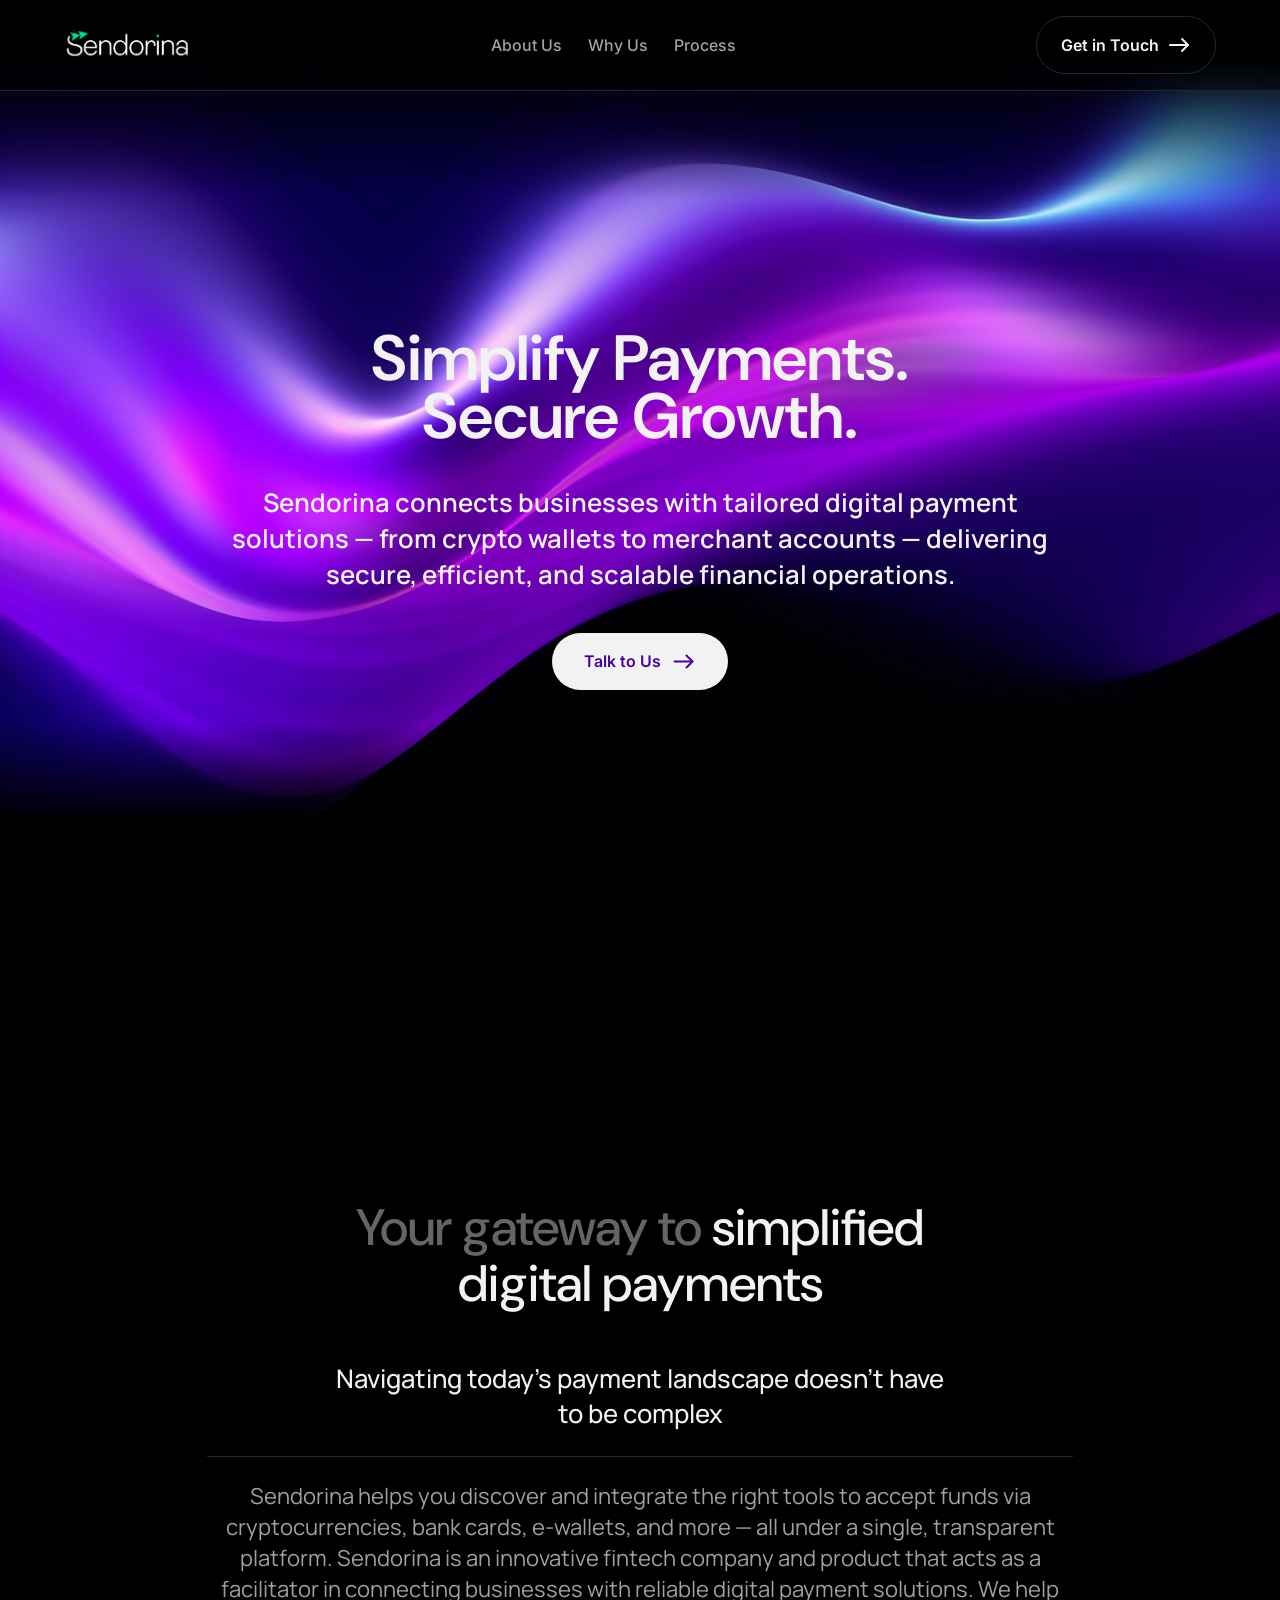
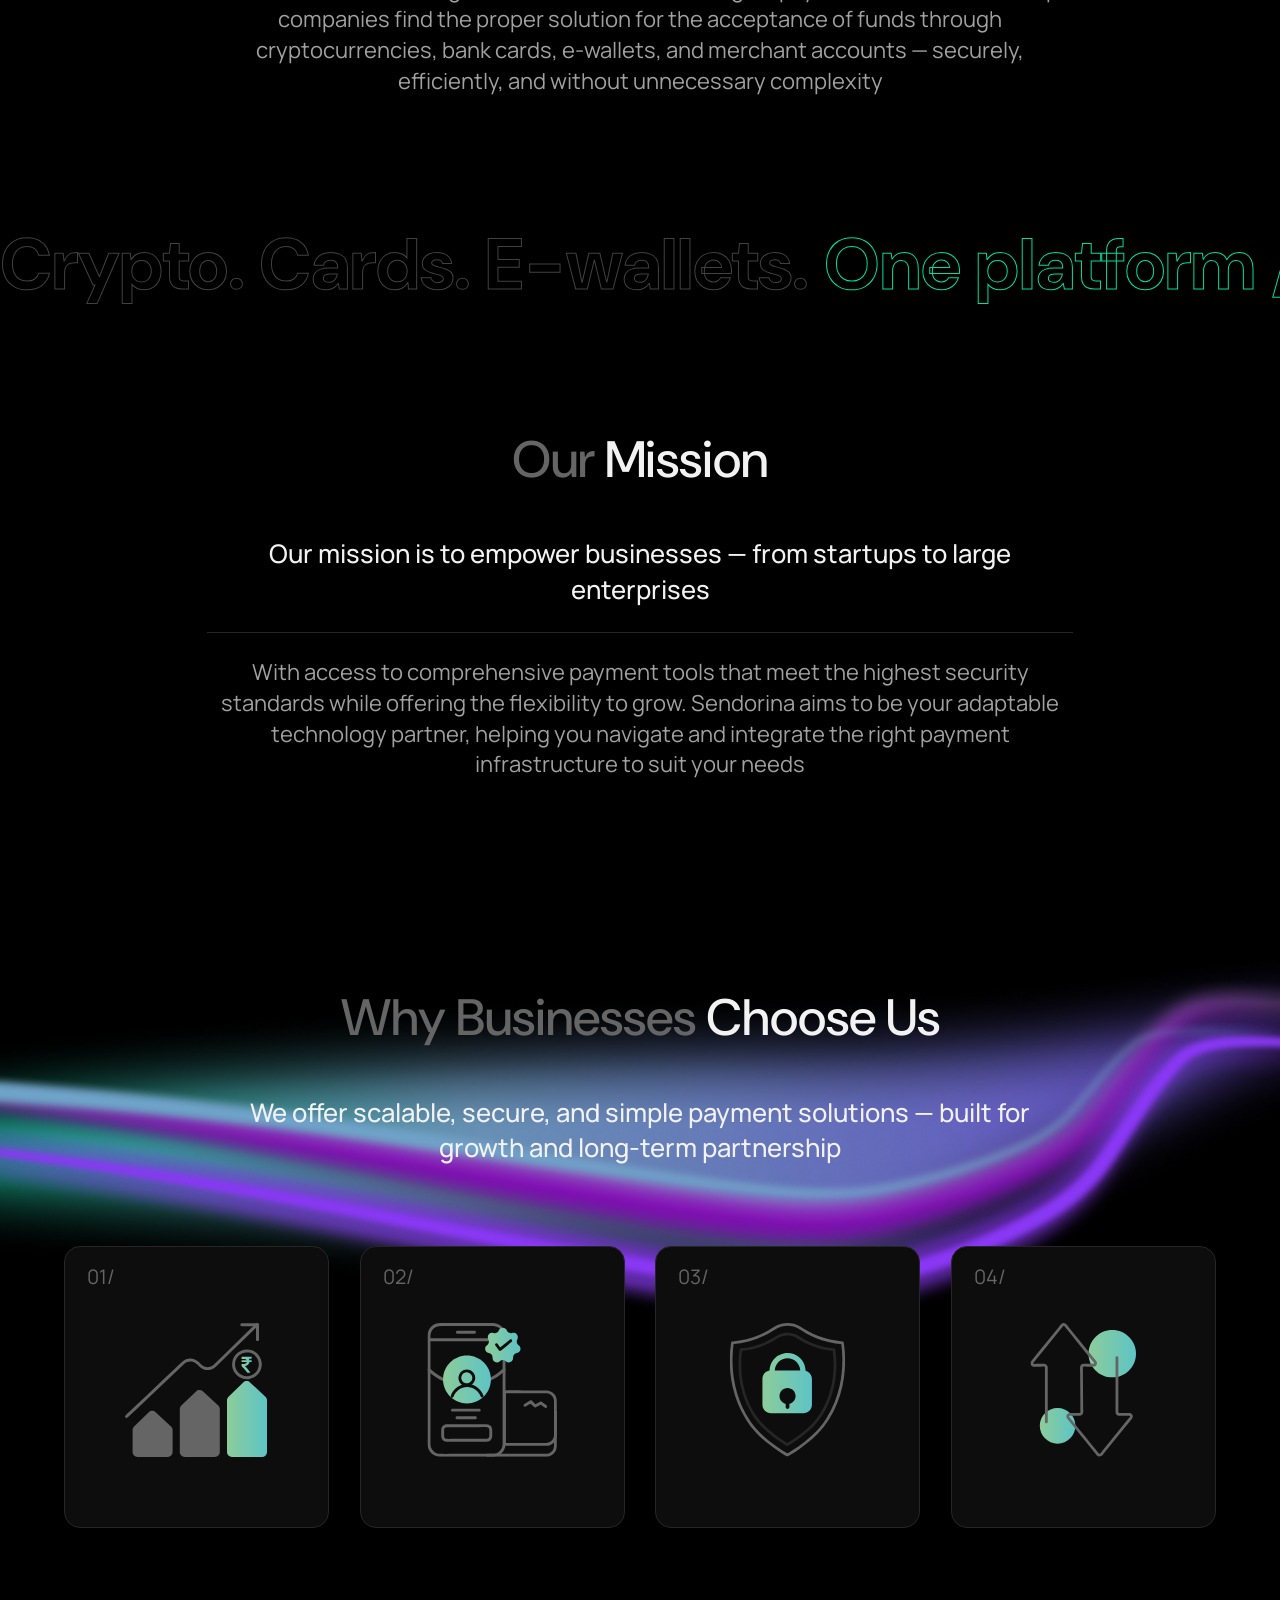
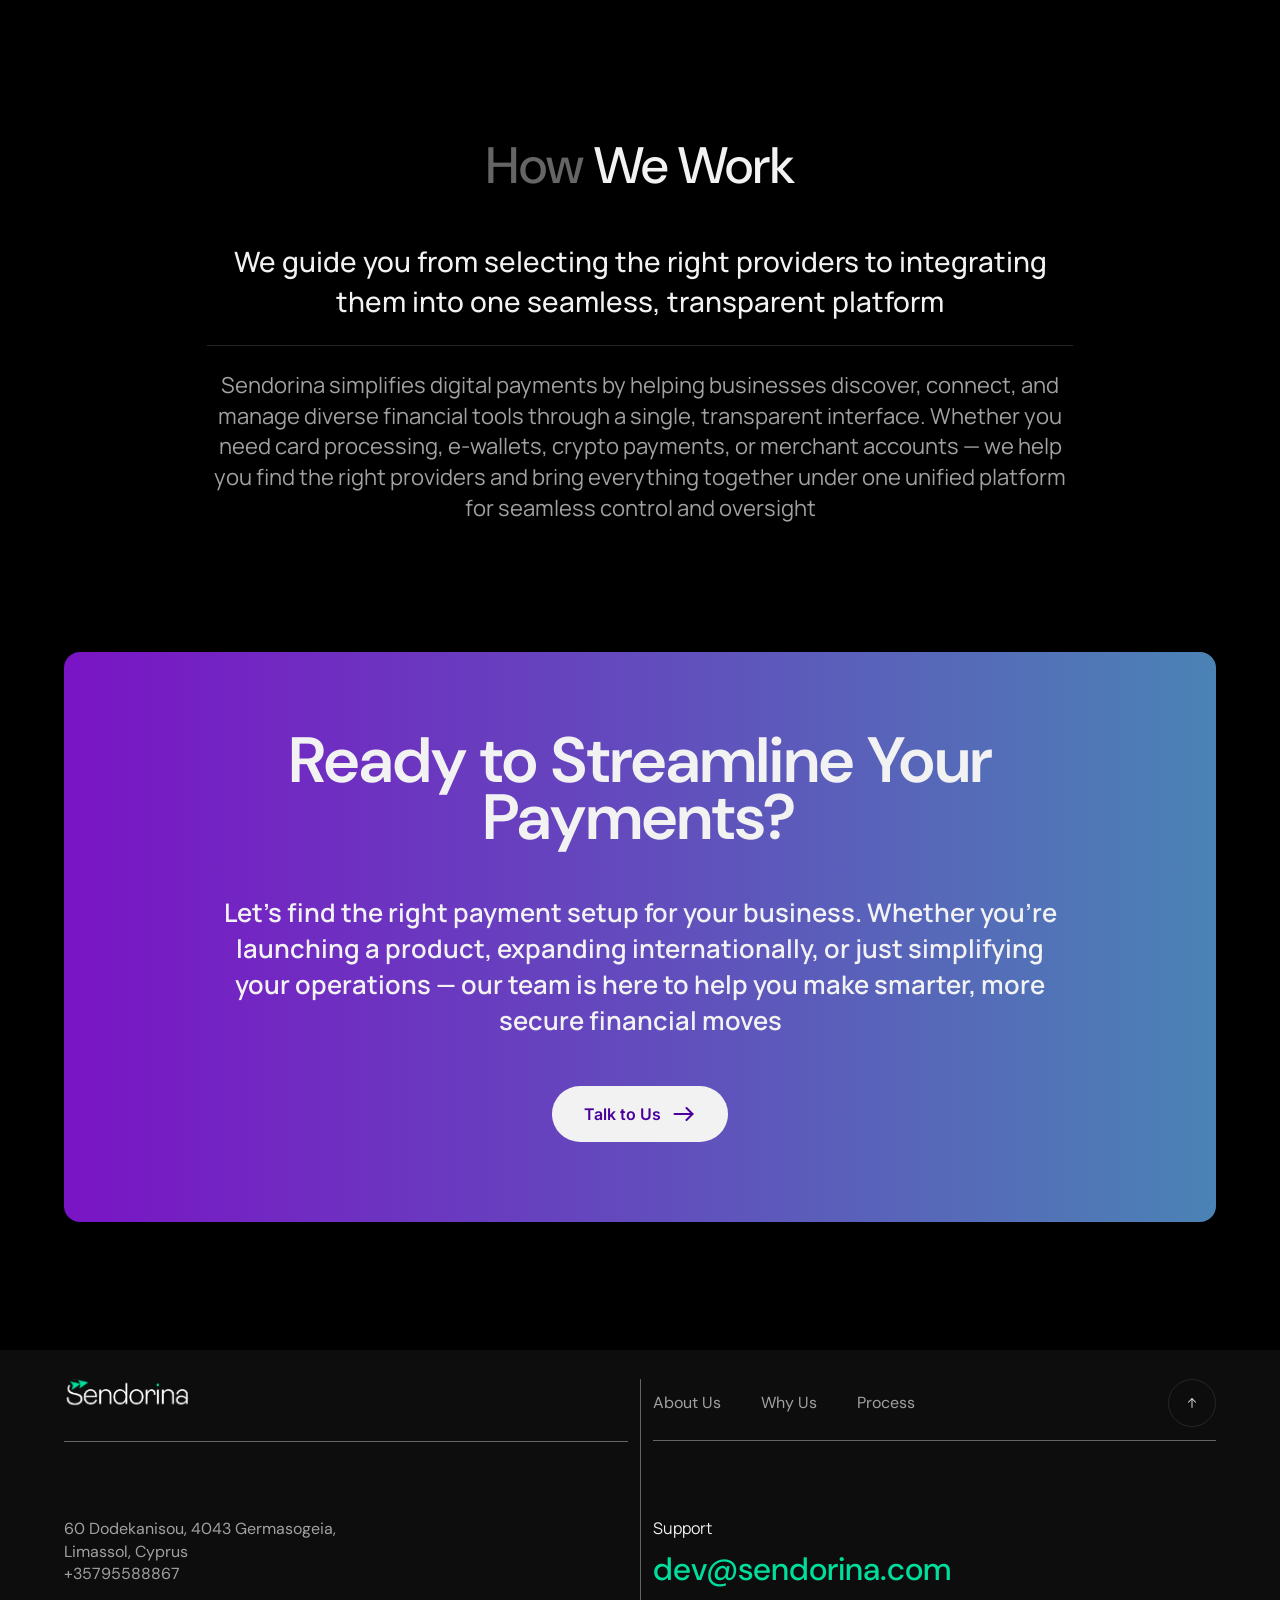
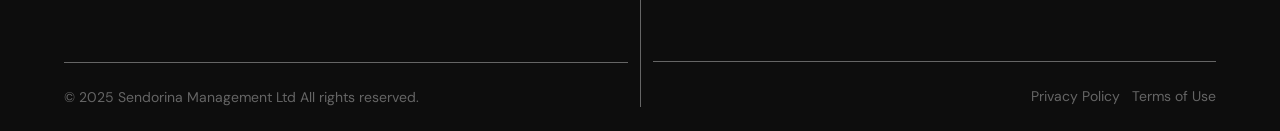
<file: index.html>
<!DOCTYPE html>
<html lang="en">
<head>
  <meta charset="UTF-8">
  <link rel="icon" type="image/x-icon" href="./src/images/favicon.svg"/>
  <meta http-equiv="X-UA-Compatible" content="IE=edge">
  <meta name="viewport" content="width=device-width, initial-scale=1.0">
  <title>Sendorina</title>
  <link rel="stylesheet" href="./src/scss/main.css" />
  <link rel="preconnect" href="https://fonts.googleapis.com">
  <link rel="preconnect" href="https://fonts.gstatic.com" crossorigin>
  <link href="https://fonts.googleapis.com/css2?family=DM+Sans:ital,opsz,wght@0,9..40,100..1000;1,9..40,100..1000&family=Inter:ital,opsz,wght@0,14..32,100..900;1,14..32,100..900&family=Manrope:wght@200..800&display=swap" rel="stylesheet">
</head>
<body>
  <header class="header">
    <div class="menu-overlay"></div>
    <div class="container">
      <div class="header-inner">
        <div class="header-logo">
          <a href="/"
            ><img
              src="./src/images/logo.svg"
              width="127"
              height="27"
              alt="Logo"
          /></a>
        </div>
        <div class="header-logo-mobile">
          <a href="/"
            ><img
              src="./src/images/logo.svg"
              width="127"
              height="27"
              alt="Logo"
          /></a>
        </div>

        <div class="burger">
          <img src="./src/images/burger.svg" alt="">
        </div>

        <div class="header-menu">
          <div class="burger-close">
            <svg xmlns="http://www.w3.org/2000/svg" width="24" height="24" viewBox="0 0 24 24" fill="none">
              <path d="M6.4 19L5 17.6L10.6 12L5 6.4L6.4 5L12 10.6L17.6 5L19 6.4L13.4 12L19 17.6L17.6 19L12 13.4L6.4 19Z" fill="#5C5A5B"/>
            </svg>
          </div>
          <a href="#about" class="header-link">About Us </a>
          <a href="#why" class="header-link">Why Us</a>
          <a href="#process" class="header-link">Process</a>

        </div>

        <div class="header-buttons mobile-visible">
          <button class="header-button">Get in Touch
            <div class="header-button-icon">
              <svg xmlns="http://www.w3.org/2000/svg" width="24" height="24" viewBox="0 0 24 24" fill="none">
                <path d="M21 12H3" stroke="#F2F2F2" stroke-width="2" stroke-linecap="round" stroke-linejoin="round"/>
                <path d="M15 6L21 12L15 18" stroke="#F2F2F2" stroke-width="2" stroke-linecap="round" stroke-linejoin="round"/>
              </svg>
            </div>
          </button>
        </div>
      </div>
    </div>
  </header>

  <div class="popup-overlay" id="popup">
    <div class="popup">
      <div class="popup-inner">
        <div class="popup-context">
          <h3><span class="grey">Let’s</span> Talk</h3>
          <p> Have a question? We’ll get back to you shortly</p>
        </div>

        <form class="popup-form" id="joinForm">
          <input
            type="text"
            id="name"
            placeholder="Your Name"
            required
          />

          <input
            type="email"
            id="email"
            placeholder="Your E-Mail"
            required
          />
          <textarea name="message" placeholder="Message" required></textarea>
          <div class="popup-wrapper">
            <button type="popup" class="popup-btn">
              Send
              <svg xmlns="http://www.w3.org/2000/svg" width="24" height="24" viewBox="0 0 24 24" fill="none">
                <path d="M21 12H3" stroke="#49009E" stroke-width="2" stroke-linecap="round" stroke-linejoin="round"/>
                <path d="M15 6L21 12L15 18" stroke="#49009E" stroke-width="2" stroke-linecap="round" stroke-linejoin="round"/>
              </svg>
            </button>
          </div>
        </form>
        <div class="popup-info">
          <p> Prefer to email? Reach us at contact</p>
          <p class="email">dev@sendorina.com</p>
        </div>
      </div>

      <span class="close-popup">&times;</span>
    </div>
  </div>

  <section id="top" class="hero">
    <img class="hero-bg" src="./src/images/hero-bg.png" alt="" />
    <img class="hero-bg-mobile" src="./src/images/hero-bg-mobile.png" alt="">
    <!-- <div class="hero-overlay-bottom"></div> -->
    <div class="container">
      <div class="hero-inner">
        <h1 class="hero-title">Simplify Payments. <br>Secure Growth.</h1>
        <p class="hero-text">Sendorina connects businesses with tailored digital payment solutions — from crypto wallets to merchant accounts — delivering secure, efficient, and scalable financial operations.</p>
        <button class="hero-btn">Talk to Us
          <svg xmlns="http://www.w3.org/2000/svg" width="25" height="25" viewBox="0 0 25 25" fill="none">
            <path d="M21.5 12.5H3.5" stroke="#49009E" stroke-width="2" stroke-linecap="round" stroke-linejoin="round"/>
            <path d="M15.5 6.5L21.5 12.5L15.5 18.5" stroke="#49009E" stroke-width="2" stroke-linecap="round" stroke-linejoin="round"/>
          </svg>
        </button>
      </div>
    </div>
  </section>

  <section id="about" class="pay">
    <div class="container">
      <div class="pay-inner">
        <h2 class="pay-title"><span class="grey">Your gateway to</span> simplified <br> digital payments</h2>
        <p class="pay-suptitle">Navigating today’s payment landscape doesn’t have <br> to be complex</p>
        <p class="pay-text">Sendorina helps you discover and integrate the right tools to accept funds via cryptocurrencies, bank cards, e-wallets, and more — all under a single, transparent platform. Sendorina is an innovative fintech company and product that acts as a facilitator in connecting businesses with reliable digital payment solutions. We help companies find the proper solution for the acceptance of funds through cryptocurrencies, bank cards, e-wallets, and merchant accounts — securely, efficiently, and without unnecessary complexity</p>
      </div>
    </div>
  </section>

  <div class="marquee">
    <div class="marquee-inner">
      <span>Crypto. Cards. E-wallets. <strong>One platform /</strong></span>
      <span>Crypto. Cards. E-wallets. <strong>One platform /</strong></span>
      <span>Crypto. Cards. E-wallets. <strong>One platform /</strong></span>
      <span>Crypto. Cards. E-wallets. <strong>One platform /</strong></span>
    </div>
  </div>

  <section class="mission">
    <div class="container">
      <div class="mission-inner">
        <h2 class="mission-title"><span class="grey">Our</span> Mission</h2>
        <p class="mission-suptitle">Our mission is to empower businesses — from startups to large <br> enterprises</p>
        <p class="mission-text">With access to comprehensive payment tools that meet the highest security standards while offering the flexibility to grow. Sendorina aims to be your adaptable technology partner, helping you navigate and integrate the right payment infrastructure to suit your needs</p>
      </div>
    </div>
  </section>  

  <section id="why" class="why">
    <img class="why-bg" src="./src/images/why-bg.png" alt="">
    <img class="why-bg-mobile" src="./src/images/why-bg-mobile.png" alt="">
    <div class="container">
        <div class="why-content">
          <h3 class="why-title"> <span class="grey">Why Businesses</span> Choose Us</h3>
          <p class="why-text">We offer scalable, secure, and simple payment solutions — built for <br> growth and long-term partnership</p>
        </div>

        <div class="why-list">
          <div class="why-item">
            <img class="why-mobile" src="./src/images/why-icon1.svg" width="64" height="64" alt="">
            <div class="why-item-block">
              <p class="why-item-num">01/</p>
              <p class="why-item-title">Scalability</p>
            </div>
            <div class="why-item-icon">
              <img src="./src/images/why-icon1.svg" width="143" height="134" alt="">
            </div>
            <p class="why-item-text">As you grow, your payment ecosystem scales with you</p>
          </div>

          <div class="why-item">
            <img class="why-mobile" src="./src/images/why-icon2.svg" width="64" height="64" alt="">
            <div class="why-item-block">
              <p class="why-item-num">02/</p>
              <p class="why-item-title">Simplicity</p>
            </div>
            <div class="why-item-icon">
              <img src="./src/images/why-icon2.svg" width="143" height="134" alt="">
            </div>
            <p class="why-item-text">Easy onboarding and integration with third-party services</p>
          </div>

          <div class="why-item">
            <img class="why-mobile" src="./src/images/why-icon3.svg" width="64" height="64" alt="">
            <div class="why-item-block">
              <p class="why-item-num">03/</p>
              <p class="why-item-title">Security</p>
            </div>
            <div class="why-item-icon">
              <img src="./src/images/why-icon3.svg" width="143" height="134" alt="">
            </div>
            <p class="why-item-text">All solutions adhere to strict standards and certifications</p>
          </div>

          <div class="why-item">
            <img class="why-mobile" src="./src/images/why-icon4.svg" width="64" height="64" alt="">
            <div class="why-item-block">
              <p class="why-item-num">04/</p>
              <p class="why-item-title">Partnership</p>
            </div>
            <div class="why-item-icon">
              <img src="./src/images/why-icon4.svg" width="143" height="134" alt="">
            </div>
            <p class="why-item-text">More than just a service — a long-term collaboration</p>
          </div>
        </div>
    </div>
  </section>

  <section id="process" class="work">
    <div class="container">
      <div class="work-inner">
        <h2 class="work-title"><span class="grey">How</span> We Work</h2>
        <p class="work-suptitle">We guide you from selecting the right providers to integrating <br> them into one seamless, transparent platform</p>
        <p class="work-text">Sendorina simplifies digital payments by helping businesses discover, connect, and manage diverse financial tools through a single, transparent interface. Whether you need card processing, e-wallets, crypto payments, or merchant accounts — we help you find the right providers and bring everything together under one unified platform for seamless control and oversight</p>
      </div>
    </div>
  </section>

  <section class="contacts">
    <div class="container">
      <div class="contacts-inner">
        <!-- <img class="contacts-bg" src="./src/images/Gradient.png" alt=""> -->
        <h3 class="contacts-title">Ready to Streamline Your Payments?</h3>
        <p class="contacts-text">Let’s find the right payment setup for your business. Whether you're launching a product, expanding internationally, or just simplifying your operations — our team is here to help you make smarter, more secure financial moves</p>
        <button class="button">Talk to Us
          <svg xmlns="http://www.w3.org/2000/svg" width="25" height="24" viewBox="0 0 25 24" fill="none">
            <path d="M21.5 12H3.5" stroke="#49009E" stroke-width="2" stroke-linecap="round" stroke-linejoin="round"/>
            <path d="M15.5 6L21.5 12L15.5 18" stroke="#49009E" stroke-width="2" stroke-linecap="round" stroke-linejoin="round"/>
          </svg>
        </button>
      </div>
    </div>
  </section>

  <footer class="footer">
    <div class="container">
      <div class="footer-inner">
        <div class="footer-left">
          <div class="footer-img">
            <img src="./src/images/logo.svg" width="127" height="27" alt="" class="footer-logo">
          </div>
          <div class="footer-info">
            <p>60 Dodekanisou, 4043 Germasogeia, <br> 
              Limassol, Cyprus</p>
            <p>+35795588867</p>
          </div>
          <div class="footer-copyright">© 2025 Sendorina Management Ltd All rights reserved.</div>
        </div>
        
        <div class="footer-right">
          <div class="footer-block">
            <div class="footer-menu">
              <a href="#about">About Us</a>
              <a href="#why">Why Us</a>
              <a href="#process">Process</a>
            </div>
            <a href="#top" class="footer-top">
              <svg xmlns="http://www.w3.org/2000/svg" width="24" height="24" viewBox="0 0 24 24" fill="none">
                <path fill-rule="evenodd" clip-rule="evenodd" d="M11.25 20.25L11.25 4.34976L12.75 4.34976L12.75 20.25L11.25 20.25Z" fill="#F2F2F2"/>
                <path fill-rule="evenodd" clip-rule="evenodd" d="M18.0221 11.6104L11.9993 5.5626L5.97759 11.6104L4.91465 10.552L11.9993 3.43679L19.085 10.5519L18.0221 11.6104Z" fill="#F2F2F2"/>
              </svg>
            </a>
          </div>
          <div class="footer-mail">
            <p class="footer-sup">Support</p>
            <p class="footer-email">dev@sendorina.com</p>
          </div>
          <div class="footer-policy">
            <a href="./src/politic.html">Privacy Policy</a>
            <a href="./src/terms.html">Terms of Use</a>
          </div>
        </div>
      </div>

      <div class="footer-mobile">
        <div class="footer-mobile-img">
          <img src="./src/images/logo.svg" width="127" height="27" alt="">
        </div>
        <div class="footer-menu-mobile">
          <a href="#about">About Us</a>
          <a href="#why">Why Us</a>
          <a href="#process">Process</a>
        </div>
        <div class="footer-mail-mobile">
          <p class="footer-sup">Support</p>
          <p class="footer-email">dev@sendorina.com</p>
        </div>
        <div class="footer-info-mobile">
          <p>60 Dodekanisou, 4043 Germasogeia, <br> 
            Limassol, Cyprus</p>
          <p>+35795588867</p>
        </div>
        <div class="footer-policy-mobile">
          <a href="./src/politic.html">Privacy Policy</a>
          <a href="./src/terms.html">Terms of Use</a>
        </div>
        <div class="footer-copyright-mobile">© 2025 Sendorina Management Ltd All rights reserved.</div>
      </div>
    </div>
  </footer>

  <script type="module" src="./src/main.js"></script>
</body>
</html>
</file>
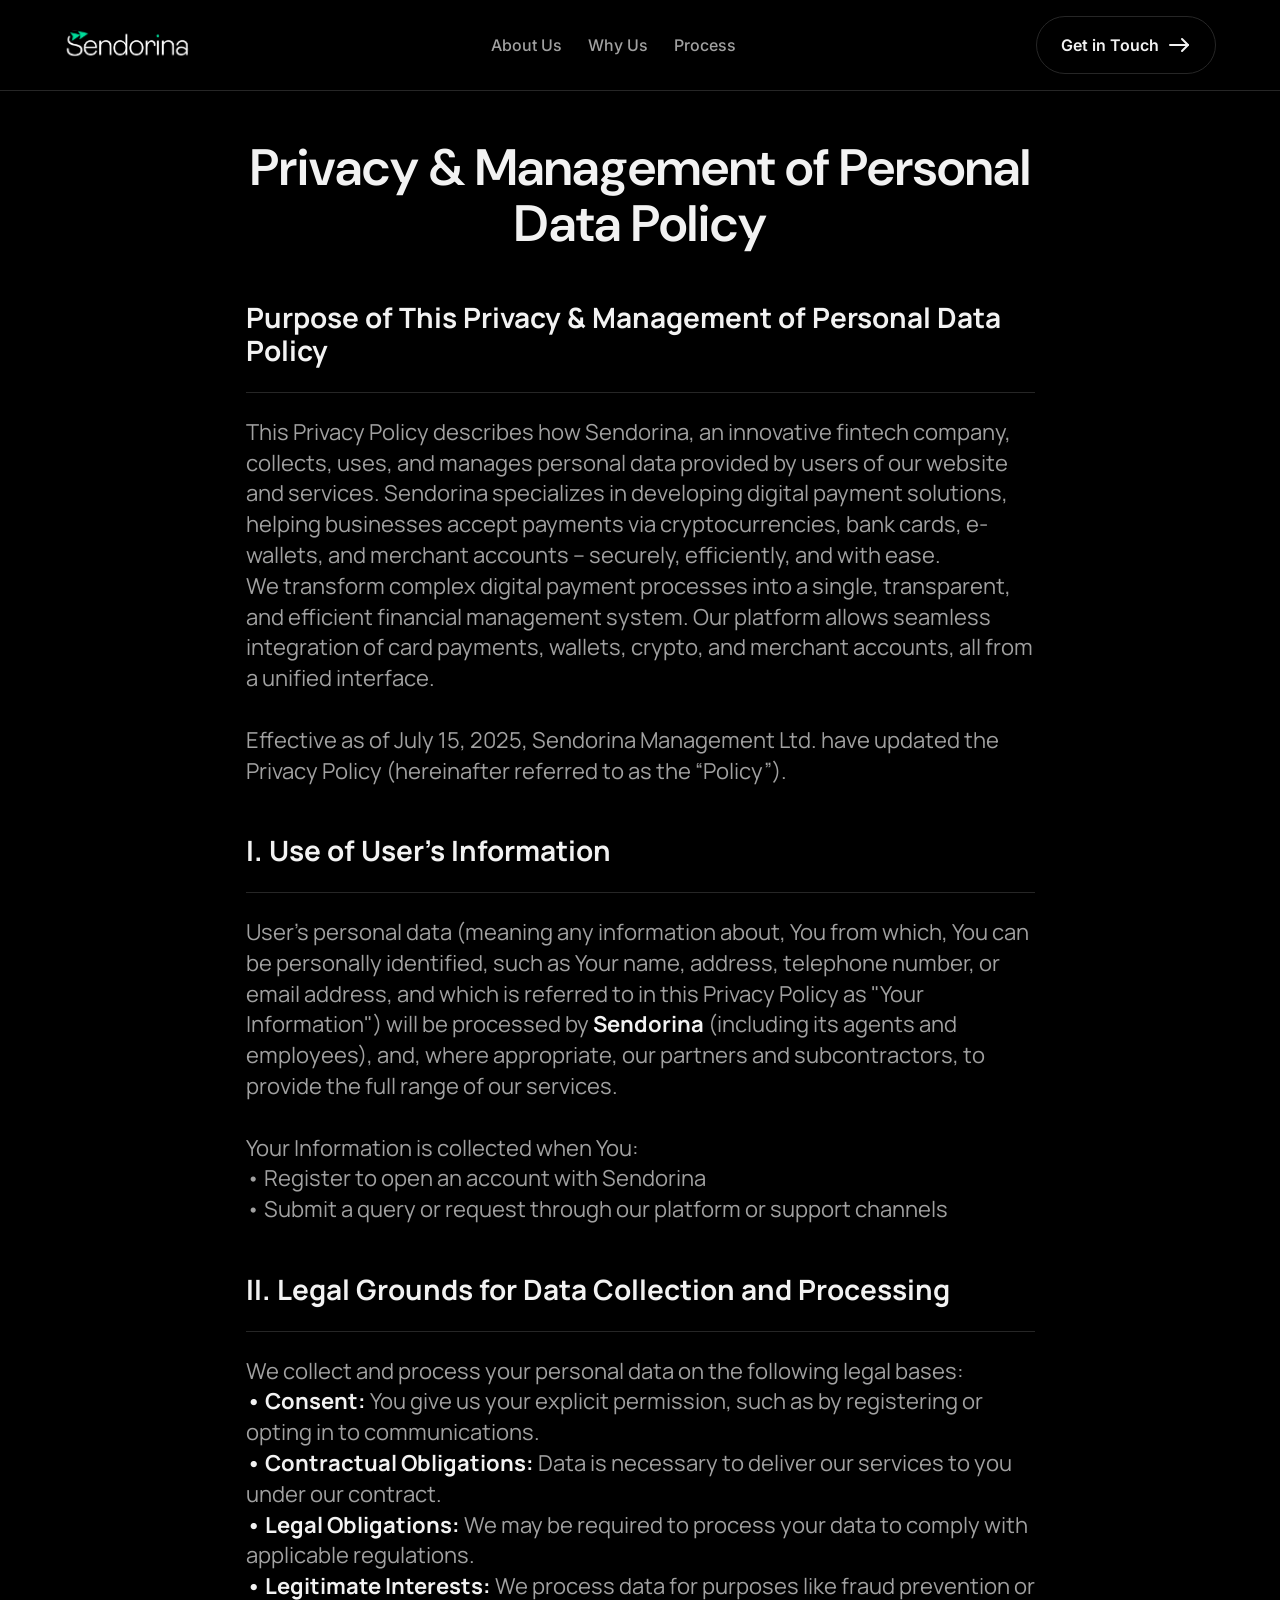
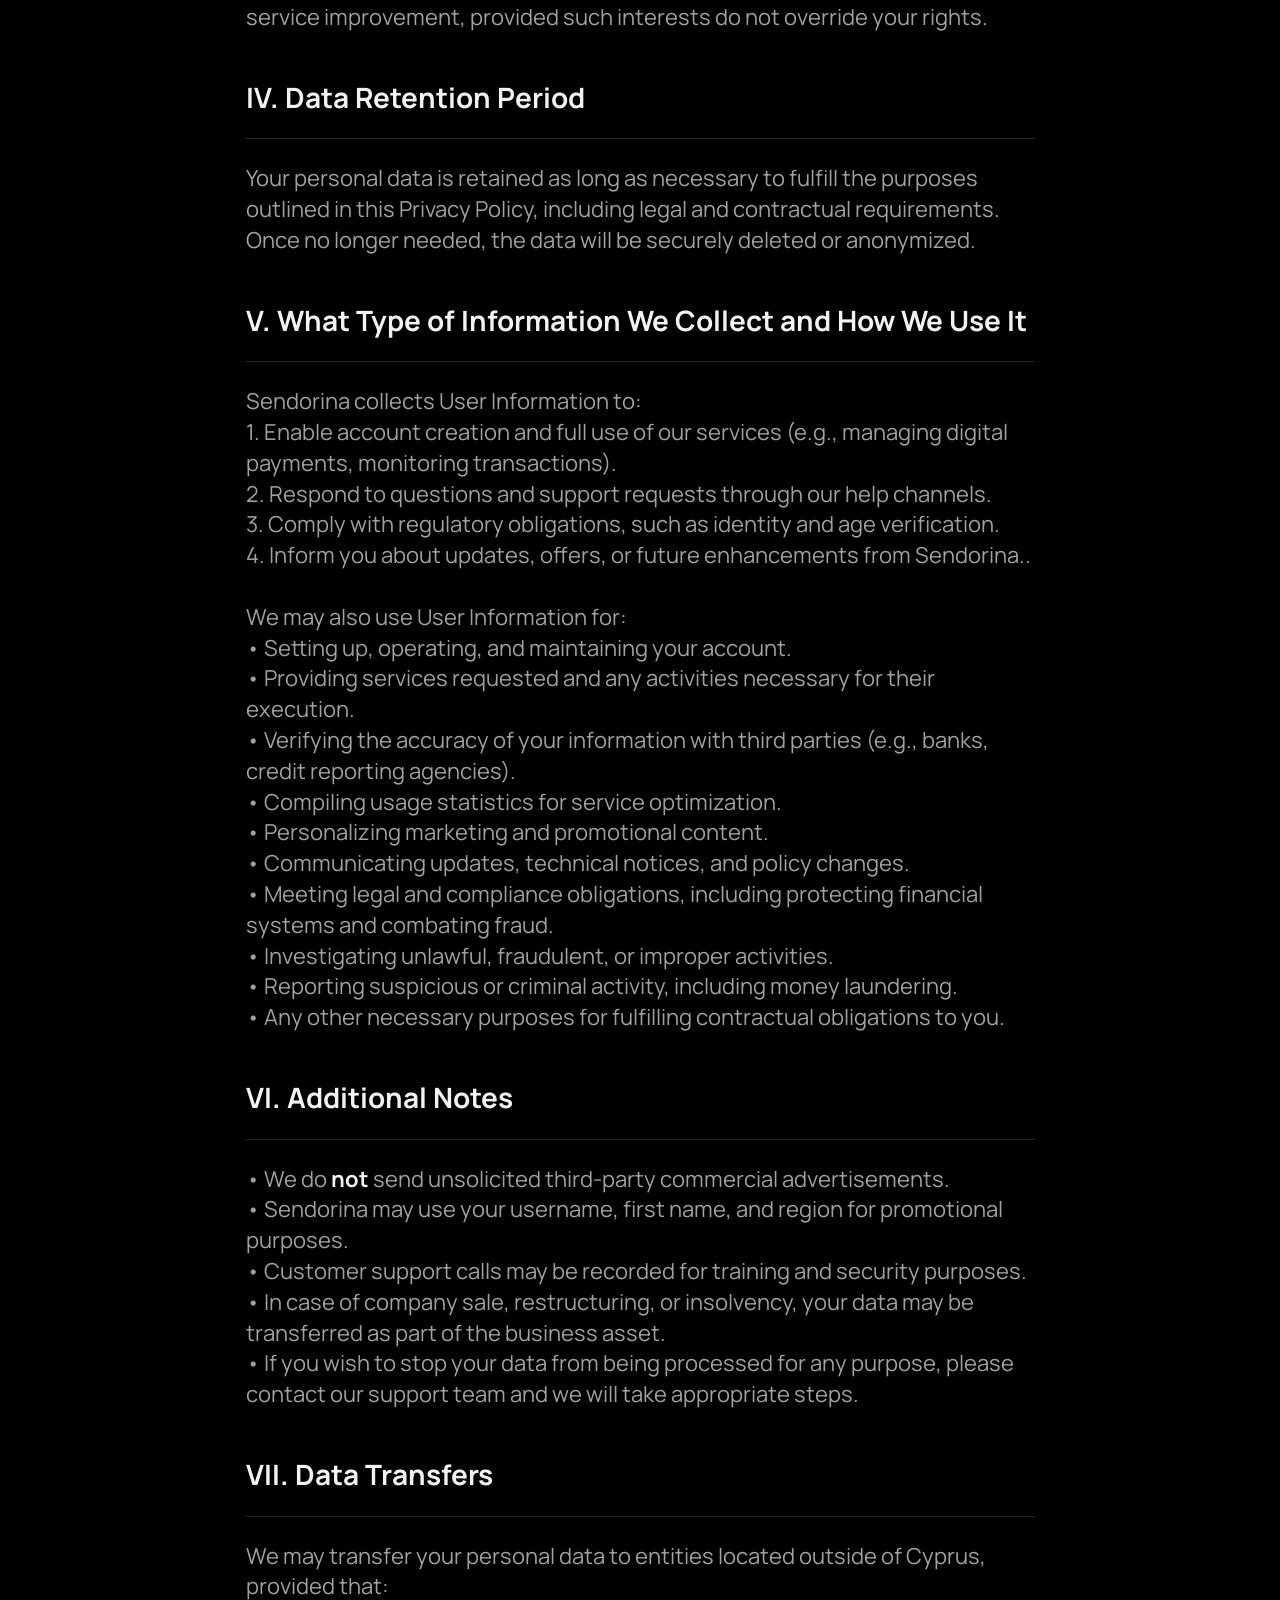
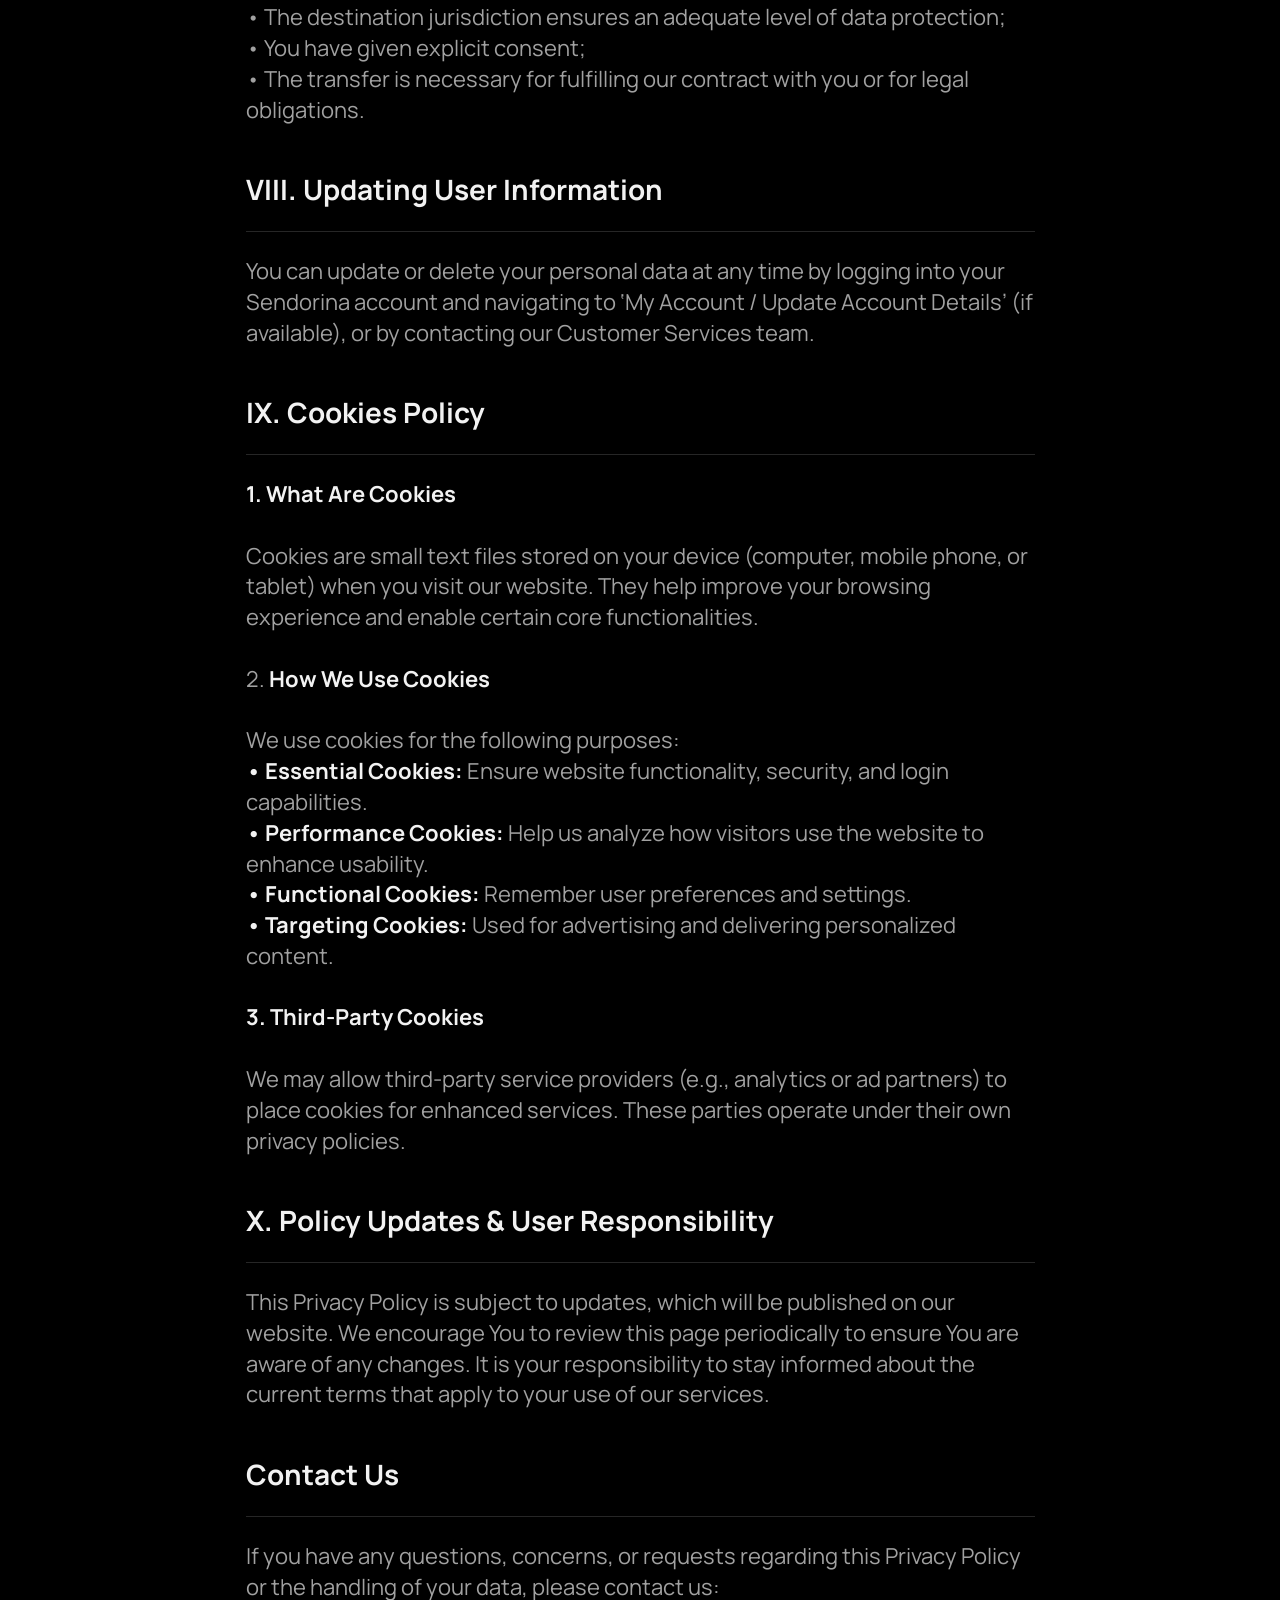
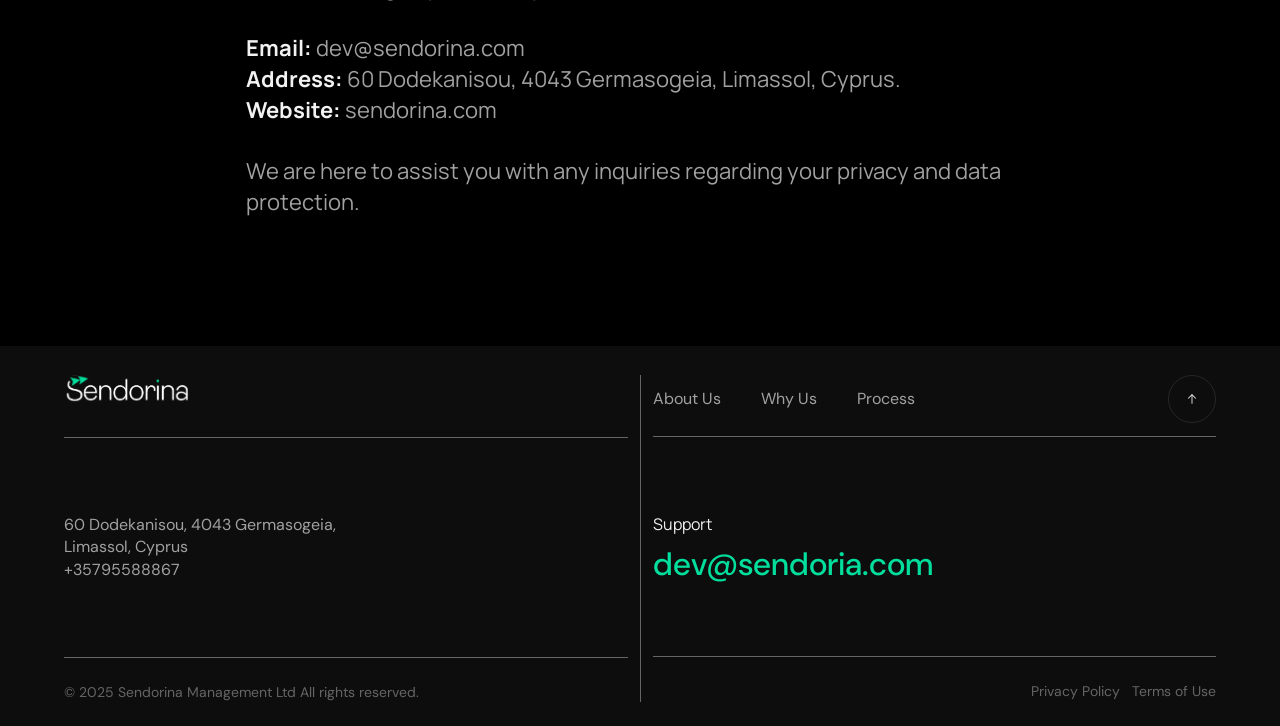
<file: src/politic.html>
<!DOCTYPE html>
<html lang="en">
<head>
    <meta charset="UTF-8">
    <link rel="icon" type="image/x-icon" href="./images/favicon.svg"/>
    <meta http-equiv="X-UA-Compatible" content="IE=edge">
    <meta name="viewport" content="width=device-width, initial-scale=1.0">
    <title>Privacy Policy</title>
    <link rel="stylesheet" href="./scss/main.css" />
    <link rel="preconnect" href="https://fonts.googleapis.com">
    <link rel="preconnect" href="https://fonts.gstatic.com" crossorigin>
    <link href="https://fonts.googleapis.com/css2?family=DM+Sans:ital,opsz,wght@0,9..40,100..1000;1,9..40,100..1000&family=Inter:ital,opsz,wght@0,14..32,100..900;1,14..32,100..900&family=Manrope:wght@200..800&display=swap" rel="stylesheet">
</head>
<body>
    <header class="header">
        <div class="menu-overlay"></div>
        <div class="container">
          <div class="header-inner">
            <div class="header-logo">
              <a href="/"
                ><img
                  src="./images/logo.svg"
                  width="127"
                  height="27"
                  alt="Logo"
              /></a>
            </div>
            <div class="header-logo-mobile">
              <a href="/"
                ><img
                  src="./images/logo.svg"
                  width="127"
                  height="27"
                  alt="Logo"
              /></a>
            </div>
    
            <div class="burger">
              <img src="./images/burger.svg" alt="">
            </div>
    
            <div class="header-menu">
              <div class="burger-close">
                <svg xmlns="http://www.w3.org/2000/svg" width="24" height="24" viewBox="0 0 24 24" fill="none">
                  <path d="M6.4 19L5 17.6L10.6 12L5 6.4L6.4 5L12 10.6L17.6 5L19 6.4L13.4 12L19 17.6L17.6 19L12 13.4L6.4 19Z" fill="#5C5A5B"/>
                </svg>
              </div>
              <a href="#about" class="header-link">About Us </a>
              <a href="#why" class="header-link">Why Us</a>
              <a href="#process" class="header-link">Process</a>
    
            </div>
    
            <div class="header-buttons mobile-visible">
              <button class="header-button">Get in Touch
                <div class="header-button-icon">
                  <svg xmlns="http://www.w3.org/2000/svg" width="24" height="24" viewBox="0 0 24 24" fill="none">
                    <path d="M21 12H3" stroke="#F2F2F2" stroke-width="2" stroke-linecap="round" stroke-linejoin="round"/>
                    <path d="M15 6L21 12L15 18" stroke="#F2F2F2" stroke-width="2" stroke-linecap="round" stroke-linejoin="round"/>
                  </svg>
                </div>
              </button>
            </div>
          </div>
        </div>
      </header>

      <div class="popup-overlay" id="popup">
        <div class="popup">
          <div class="popup-inner">
            <div class="popup-context">
              <h3><span class="grey">Let’s</span> Talk</h3>
              <p> Have a question? We’ll get back to you shortly</p>
            </div>
    
            <form class="popup-form" id="joinForm">
              <input
                type="text"
                id="name"
                placeholder="Your Name"
                required
              />
    
              <input
                type="email"
                id="email"
                placeholder="Your E-Mail"
                required
              />
              <textarea name="message" placeholder="Message" required></textarea>
              <div class="popup-wrapper">
                <button type="popup" class="popup-btn">
                  Send
                  <svg xmlns="http://www.w3.org/2000/svg" width="24" height="24" viewBox="0 0 24 24" fill="none">
                    <path d="M21 12H3" stroke="#49009E" stroke-width="2" stroke-linecap="round" stroke-linejoin="round"/>
                    <path d="M15 6L21 12L15 18" stroke="#49009E" stroke-width="2" stroke-linecap="round" stroke-linejoin="round"/>
                  </svg>
                </button>
              </div>
            </form>
            <div class="popup-info">
              <p> Prefer to email? Reach us at contact</p>
              <p class="email">@sendorina.com</p>
            </div>
          </div>
    
          <span class="close-popup">&times;</span>
        </div>
      </div>

      <section class="privacy">
        <div class="container">
          <h1>Privacy & Management of Personal Data Policy</h1>
          <div class="privacy-item">
            <h2>Purpose of This Privacy & Management of Personal Data Policy</h2>
            <p>This Privacy Policy describes how Sendorina, an innovative fintech company, collects, uses, and manages personal data provided by users of our website and services. Sendorina specializes in developing digital payment solutions, helping businesses accept payments via cryptocurrencies, bank cards, e-wallets, and merchant accounts – securely, efficiently, and with ease. <br>
              We transform complex digital payment processes into a single, transparent, and efficient financial management system. Our platform allows seamless integration of card payments, wallets, crypto, and merchant accounts, all from a unified interface. <br> <br>Effective as of July 15, 2025, Sendorina Management Ltd. have updated the Privacy Policy (hereinafter referred to as the “Policy”). </p>
          </div>
          <div class="privacy-item">
            <h2>I. Use of User’s Information </h2>
            <p>User’s personal data (meaning any information about, You from which, You can be personally identified, such as Your name, address, telephone number, or email address, and which is referred to in this Privacy Policy as "Your Information") will be processed by <span>Sendorina</span> (including its agents and employees), and, where appropriate, our partners and subcontractors, to provide the full range of our services.   <br> <br>
              Your Information is collected when You: <br>
              &#8226; Register to open an account with Sendorina <br>
              &#8226; Submit a query or request through our platform or support channels</p>
          </div>
          <div class="privacy-item">
            <h2>II. Legal Grounds for Data Collection and Processing </h2>
            <p>We collect and process your personal data on the following legal bases: <br>
              <span>&#8226; Consent:</span> You give us your explicit permission, such as by registering or opting in to communications. <br>
              <span>&#8226; Contractual Obligations:</span> Data is necessary to deliver our services to you under our contract.   <br>
              <span>&#8226; Legal Obligations:</span>  We may be required to process your data to comply with applicable regulations. <br>
              <span>&#8226; Legitimate Interests:</span> We process data for purposes like fraud prevention or service improvement, provided such interests do not override your rights. </p>
          </div>
          <div class="privacy-item">
            <h2>IV. Data Retention Period </h2>
            <p>Your personal data is retained as long as necessary to fulfill the purposes outlined in this Privacy Policy, including legal and contractual requirements. Once no longer needed, the data will be securely deleted or anonymized. </p>
          </div>
          <div class="privacy-item">
            <h2>V. What Type of Information We Collect and How We Use It</h2>
            <p>Sendorina collects User Information to: <br>
              1. Enable account creation and full use of our services (e.g., managing digital payments, monitoring transactions). <br>
              2. Respond to questions and support requests through our help channels. <br>
              3. Comply with regulatory obligations, such as identity and age verification. <br>
              4. Inform you about updates, offers, or future enhancements from Sendorina.. <br><br>
              We may also use User Information for: <br>
              &#8226; Setting up, operating, and maintaining your account. <br>
              &#8226; Providing services requested and any activities necessary for their execution. <br>
              &#8226; Verifying the accuracy of your information with third parties (e.g., banks, credit reporting agencies). <br>
              &#8226; Compiling usage statistics for service optimization. <br>
              &#8226; Personalizing marketing and promotional content. <br>
              &#8226; Communicating updates, technical notices, and policy changes. <br>
              &#8226; Meeting legal and compliance obligations, including protecting financial systems and combating fraud. <br>
              &#8226; Investigating unlawful, fraudulent, or improper activities. <br>
              &#8226; Reporting suspicious or criminal activity, including money laundering. <br>
              &#8226; Any other necessary purposes for fulfilling contractual obligations to you. <br>
            </p>
          </div>
          <div class="privacy-item">
            <h2>VI. Additional Notes</h2>
            <p>&#8226; We do <span>not</span> send unsolicited third-party commercial advertisements. <br>
              &#8226; Sendorina may use your username, first name, and region for promotional purposes. <br>
              &#8226; Customer support calls may be recorded for training and security purposes. <br>
              &#8226; In case of company sale, restructuring, or insolvency, your data may be transferred as part of the business asset. <br>
              &#8226; If you wish to stop your data from being processed for any purpose, please contact our support team and we will take appropriate steps.</p>
          </div>
          <div class="privacy-item">
            <h2>VII. Data Transfers</h2>
            <p>We may transfer your personal data to entities located outside of Cyprus, provided that: <br>
              &#8226; The destination jurisdiction ensures an adequate level of data protection; <br>
              &#8226; You have given explicit consent; <br>
              &#8226; The transfer is necessary for fulfilling our contract with you or for legal obligations.</p>
          </div>
          <div class="privacy-item">
            <h2>VIII. Updating User Information</h2>
            <p>You can update or delete your personal data at any time by logging into your Sendorina account and navigating to ‘My Account / Update Account Details’ (if available), or by contacting our Customer Services team. </p>
          </div>
          <div class="privacy-item">
            <h2>IX. Cookies Policy</h2>
            <p><span>1. What Are Cookies</span> <br> <br>

              Cookies are small text files stored on your device (computer, mobile phone, or tablet) when you visit our website. They help improve your browsing experience and enable certain core functionalities.
              <br> <br>
              2. <span>How We Use Cookies</span> <br> <br>

              We use cookies for the following purposes: <br>
              <span>&#8226; Essential Cookies:</span> Ensure website functionality, security, and login capabilities. <br>
              <span>&#8226; Performance Cookies:</span> Help us analyze how visitors use the website to enhance usability. <br>
              <span>&#8226; Functional Cookies:</span> Remember user preferences and settings. <br>
              <span>&#8226; Targeting Cookies:</span> Used for advertising and delivering personalized content. <br> <br>

              <span>3. Third-Party Cookies</span> <br> <br>

              We may allow third-party service providers (e.g., analytics or ad partners) to place cookies for enhanced services. These parties operate under their own privacy policies.
            </p>
          </div>
          <div class="privacy-item">
            <h2>X. Policy Updates & User Responsibility</h2>
            <p>This Privacy Policy is subject to updates, which will be published on our website. We encourage You to review this page periodically to ensure You are aware of any changes. It is your responsibility to stay informed about the current terms that apply to your use of our services.  </p>
          </div>
          <div class="privacy-item">
            <h2>Contact Us</h2>
            <p>If you have any questions, concerns, or requests regarding this Privacy Policy or the handling of your data, please contact us: <br> <br>

              <span>Email:</span> dev@sendorina.com  <br>   
              <span>Address:</span> 60 Dodekanisou, 4043 Germasogeia, Limassol, Cyprus. <br> 
              <span>Website:</span> sendorina.com <br> <br>
              
              We are here to assist you with any inquiries regarding your privacy and data protection.</p>
          </div>
        </div>
      </section>

      <footer class="footer">
        <div class="container">
          <div class="footer-inner">
            <div class="footer-left">
              <div class="footer-img">
                <img src="./images/logo.svg" width="127" height="27" alt="" class="footer-logo">
              </div>
              <div class="footer-info">
                <p>60 Dodekanisou, 4043 Germasogeia, <br> 
                  Limassol, Cyprus</p>
                <p>+35795588867</p>
              </div>
              <div class="footer-copyright">© 2025 Sendorina Management Ltd All rights reserved.</div>
            </div>
            
            <div class="footer-right">
              <div class="footer-block">
                <div class="footer-menu">
                  <a href="#about">About Us</a>
                  <a href="#why">Why Us</a>
                  <a href="#work">Process</a>
                </div>
                <a href="#top" class="footer-top">
                  <svg xmlns="http://www.w3.org/2000/svg" width="24" height="24" viewBox="0 0 24 24" fill="none">
                    <path fill-rule="evenodd" clip-rule="evenodd" d="M11.25 20.25L11.25 4.34976L12.75 4.34976L12.75 20.25L11.25 20.25Z" fill="#F2F2F2"/>
                    <path fill-rule="evenodd" clip-rule="evenodd" d="M18.0221 11.6104L11.9993 5.5626L5.97759 11.6104L4.91465 10.552L11.9993 3.43679L19.085 10.5519L18.0221 11.6104Z" fill="#F2F2F2"/>
                  </svg>
                </a>
              </div>
              <div class="footer-mail">
                <p class="footer-sup">Support</p>
                <p class="footer-email">dev@sendoria.com</p>
              </div>
              <div class="footer-policy">
                <a href="./politic.html">Privacy Policy</a>
                <a href="./terms.html">Terms of Use</a>
              </div>
            </div>
          </div>
    
          <div class="footer-mobile">
            <div class="footer-mobile-img">
              <img src="./images/logo.svg" width="127" height="27" alt="">
            </div>
            <div class="footer-menu-mobile">
              <a href="#about">About Us</a>
              <a href="#why">Why Us</a>
              <a href="#work">Process</a>
            </div>
            <div class="footer-mail-mobile">
              <p class="footer-sup">Support</p>
              <p class="footer-email">dev@sendoria.com</p>
            </div>
            <div class="footer-info-mobile">
              <p>60 Dodekanisou, 4043 Germasogeia, <br> 
                Limassol, Cyprus</p>
              <p>+35795588867</p>
            </div>
            <div class="footer-policy-mobile">
              <a href="./politic.html">Privacy Policy</a>
              <a href="./terms.html">Terms of Use</a>
            </div>
            <div class="footer-copyright-mobile">© 2025 Sendorina Management Ltd All rights reserved.</div>
          </div>
        </div>
      </footer>
    

      <script type="module" src="./main.js"></script>
</body>
</html>
</file>
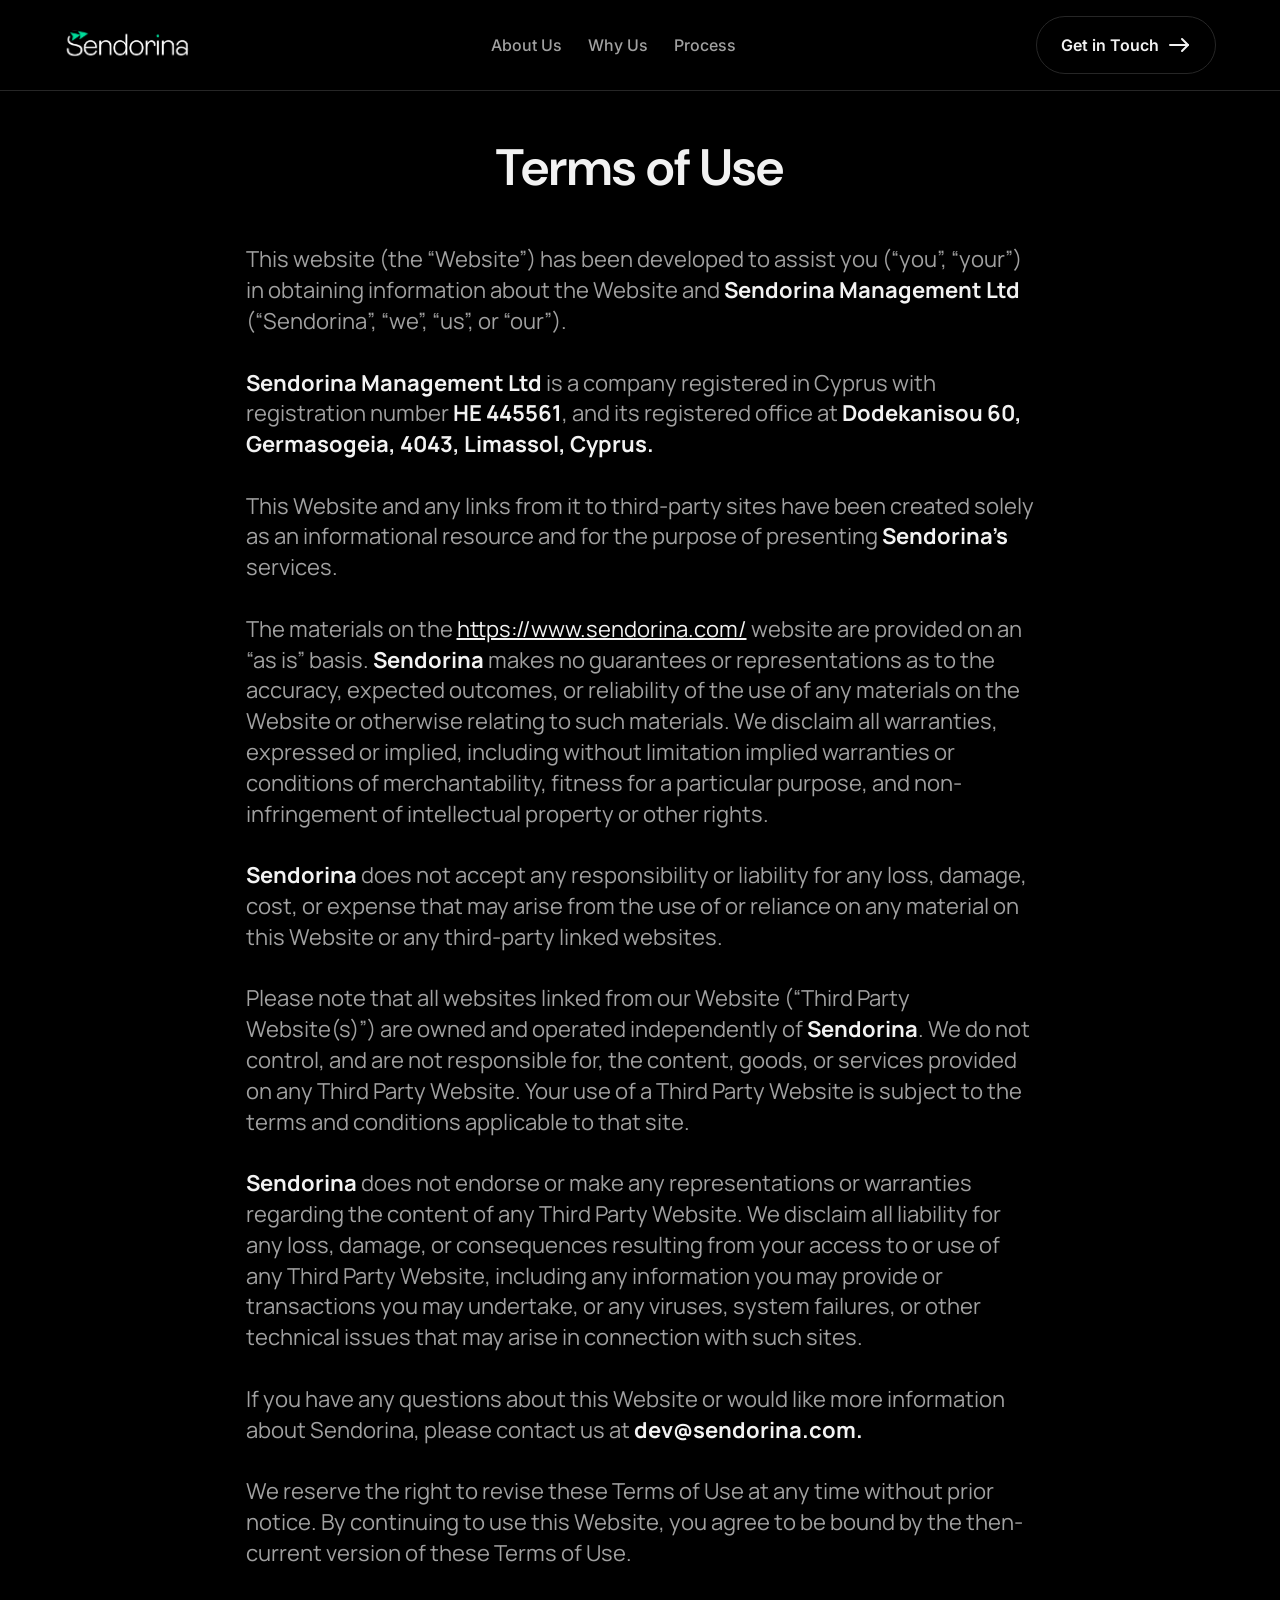
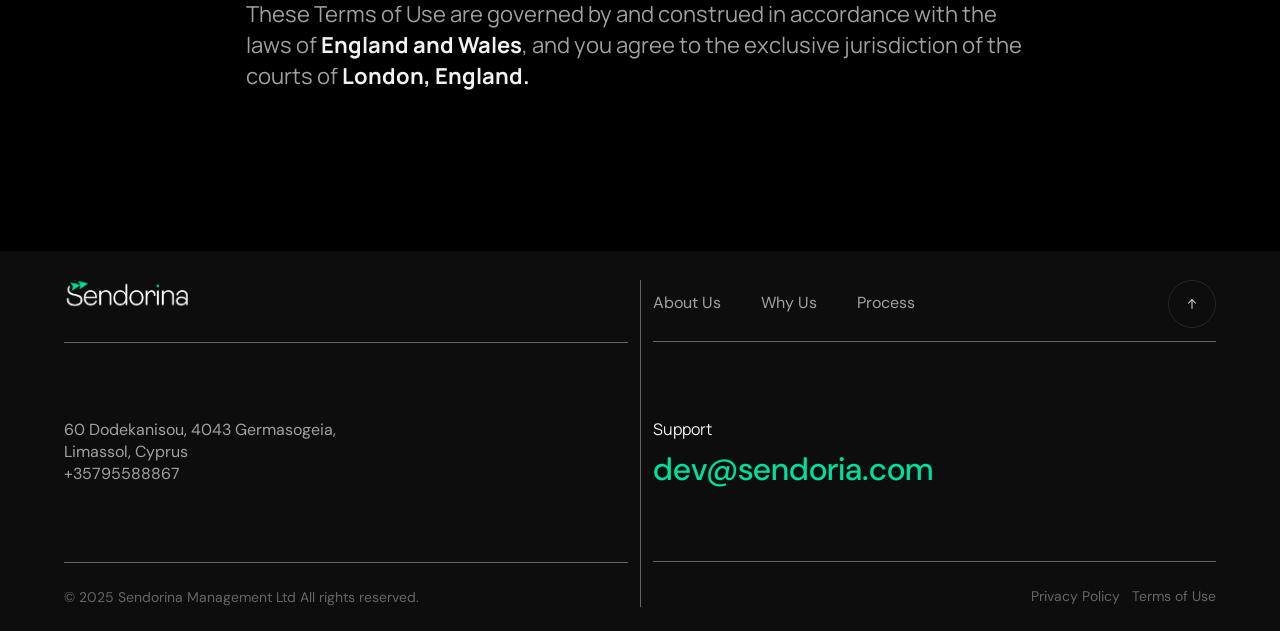
<file: src/terms.html>
<!DOCTYPE html>
<html lang="en">
<head>
    <meta charset="UTF-8">
    <link rel="icon" type="image/x-icon" href="./images/favicon.svg"/>
    <meta http-equiv="X-UA-Compatible" content="IE=edge">
    <meta name="viewport" content="width=device-width, initial-scale=1.0">
    <title>Terms of Use</title>
    <link rel="stylesheet" href="./scss/main.css" />
    <link rel="preconnect" href="https://fonts.googleapis.com">
    <link rel="preconnect" href="https://fonts.gstatic.com" crossorigin>
    <link href="https://fonts.googleapis.com/css2?family=DM+Sans:ital,opsz,wght@0,9..40,100..1000;1,9..40,100..1000&family=Inter:ital,opsz,wght@0,14..32,100..900;1,14..32,100..900&family=Manrope:wght@200..800&display=swap" rel="stylesheet">
</head>
<body>
    <header class="header">
        <div class="menu-overlay"></div>
        <div class="container">
          <div class="header-inner">
            <div class="header-logo">
              <a href="/"
                ><img
                  src="./images/logo.svg"
                  width="127"
                  height="27"
                  alt="Logo"
              /></a>
            </div>
            <div class="header-logo-mobile">
              <a href="/"
                ><img
                  src="./images/logo.svg"
                  width="127"
                  height="27"
                  alt="Logo"
              /></a>
            </div>
    
            <div class="burger">
              <img src="./images/burger.svg" alt="">
            </div>
    
            <div class="header-menu">
              <div class="burger-close">
                <svg xmlns="http://www.w3.org/2000/svg" width="24" height="24" viewBox="0 0 24 24" fill="none">
                  <path d="M6.4 19L5 17.6L10.6 12L5 6.4L6.4 5L12 10.6L17.6 5L19 6.4L13.4 12L19 17.6L17.6 19L12 13.4L6.4 19Z" fill="#5C5A5B"/>
                </svg>
              </div>
              <a href="#about" class="header-link">About Us </a>
              <a href="#why" class="header-link">Why Us</a>
              <a href="#process" class="header-link">Process</a>
    
            </div>
    
            <div class="header-buttons mobile-visible">
              <button class="header-button">Get in Touch
                <div class="header-button-icon">
                  <svg xmlns="http://www.w3.org/2000/svg" width="24" height="24" viewBox="0 0 24 24" fill="none">
                    <path d="M21 12H3" stroke="#F2F2F2" stroke-width="2" stroke-linecap="round" stroke-linejoin="round"/>
                    <path d="M15 6L21 12L15 18" stroke="#F2F2F2" stroke-width="2" stroke-linecap="round" stroke-linejoin="round"/>
                  </svg>
                </div>
              </button>
            </div>
          </div>
        </div>
      </header>



      <section class="terms">
        <div class="container">
            <h1 class="terms-title">Terms of Use</h1>
            <p>This website (the “Website”) has been developed to assist you (“you”, “your”) in obtaining information about the Website and <span>Sendorina Management Ltd</span> (“Sendorina”, “we”, “us”, or “our”). <br> <br>

                <span>Sendorina Management Ltd</span> is a company registered in Cyprus with registration number <span>HE 445561</span>, and its registered office at <span>Dodekanisou 60, Germasogeia, 4043, Limassol, Cyprus.</span> <br> <br>
                
                This Website and any links from it to third-party sites have been created solely as an informational resource and for the purpose of presenting <span>Sendorina’s</span> services. <br> <br>
                
                The materials on the <a href="../index.html">https://www.sendorina.com/</a> website are provided on an “as is” basis. <span>Sendorina</span> makes no guarantees or representations as to the accuracy, expected outcomes, or reliability of the use of any materials on the Website or otherwise relating to such materials. We disclaim all warranties, expressed or implied, including without limitation implied warranties or conditions of merchantability, fitness for a particular purpose, and non-infringement of intellectual property or other rights.
                <br> <br>
                
                <span>Sendorina</span> does not accept any responsibility or liability for any loss, damage, cost, or expense that may arise from the use of or reliance on any material on this Website or any third-party linked websites. <br> <br>
                
                Please note that all websites linked from our Website (“Third Party Website(s)”) are owned and operated independently of <span>Sendorina</span>. We do not control, and are not responsible for, the content, goods, or services provided on any Third Party Website. Your use of a Third Party Website is subject to the terms and conditions applicable to that site. <br> <br>
                
                <span>Sendorina</span> does not endorse or make any representations or warranties regarding the content of any Third Party Website. We disclaim all liability for any loss, damage, or consequences resulting from your access to or use of any Third Party Website, including any information you may provide or transactions you may undertake, or any viruses, system failures, or other technical issues that may arise in connection with such sites. <br> <br>
                
                If you have any questions about this Website or would like more information about Sendorina, please contact us at <span>dev@sendorina.com.</span> <br> <br>
                
                We reserve the right to revise these Terms of Use at any time without prior notice. By continuing to use this Website, you agree to be bound by the then-current version of these Terms of Use. <br> <br>
                
                These Terms of Use are governed by and construed in accordance with the laws of <span>England and Wales</span>, and you agree to the exclusive jurisdiction of the courts of <span>London, England.</span> <br> <br>
                 </p>
        </div>
      </section>



      <footer class="footer">
        <div class="container">
          <div class="footer-inner">
            <div class="footer-left">
              <div class="footer-img">
                <img src="./images/logo.svg" width="127" height="27" alt="" class="footer-logo">
              </div>
              <div class="footer-info">
                <p>60 Dodekanisou, 4043 Germasogeia, <br> 
                  Limassol, Cyprus</p>
                <p>+35795588867</p>
              </div>
              <div class="footer-copyright">© 2025 Sendorina Management Ltd All rights reserved.</div>
            </div>
            
            <div class="footer-right">
              <div class="footer-block">
                <div class="footer-menu">
                  <a href="#about">About Us</a>
                  <a href="#why">Why Us</a>
                  <a href="#work">Process</a>
                </div>
                <a href="#top" class="footer-top">
                  <svg xmlns="http://www.w3.org/2000/svg" width="24" height="24" viewBox="0 0 24 24" fill="none">
                    <path fill-rule="evenodd" clip-rule="evenodd" d="M11.25 20.25L11.25 4.34976L12.75 4.34976L12.75 20.25L11.25 20.25Z" fill="#F2F2F2"/>
                    <path fill-rule="evenodd" clip-rule="evenodd" d="M18.0221 11.6104L11.9993 5.5626L5.97759 11.6104L4.91465 10.552L11.9993 3.43679L19.085 10.5519L18.0221 11.6104Z" fill="#F2F2F2"/>
                  </svg>
                </a>
              </div>
              <div class="footer-mail">
                <p class="footer-sup">Support</p>
                <p class="footer-email">dev@sendoria.com</p>
              </div>
              <div class="footer-policy">
                <a href="./politic.html">Privacy Policy</a>
                <a href="./terms.html">Terms of Use</a>
              </div>
            </div>
          </div>
    
          <div class="footer-mobile">
            <div class="footer-mobile-img">
              <img src="./images/logo.svg" width="127" height="27" alt="">
            </div>
            <div class="footer-menu-mobile">
              <a href="#about">About Us</a>
              <a href="#why">Why Us</a>
              <a href="#work">Process</a>
            </div>
            <div class="footer-mail-mobile">
              <p class="footer-sup">Support</p>
              <p class="footer-email">dev@sendoria.com</p>
            </div>
            <div class="footer-info-mobile">
              <p>60 Dodekanisou, 4043 Germasogeia, <br> 
                Limassol, Cyprus</p>
              <p>+35795588867</p>
            </div>
            <div class="footer-policy-mobile">
              <a href="./politic.html">Privacy Policy</a>
              <a href="./terms.html">Terms of Use</a>
            </div>
            <div class="footer-copyright-mobile">© 2025 Sendorina Management Ltd All rights reserved.</div>
          </div>
        </div>
      </footer>

    <script type="module" src="./main.js"></script>   
</body>
</html>
</file>
<file: src/scss/main.css>
@charset "UTF-8";
html {
  scroll-behavior: smooth;
}

body {
  background: #000;
}

body.noscroll {
  overflow: hidden;
}

@media screen and (max-width: 480px) {
  br {
    display: none;
  }
}

*, *::after, *::before {
  box-sizing: border-box;
}

html, body, div, span, applet, object, iframe,
h1, h2, h3, h4, h5, h6, p, blockquote, pre,
a, abbr, acronym, address, big, cite, code,
del, dfn, em, img, ins, kbd, q, s, samp,
small, strike, strong, sub, sup, tt, var,
b, u, i, center,
dl, dt, dd, ol, ul, li,
fieldset, form, label, legend,
table, caption, tbody, tfoot, thead, tr, th, td,
article, aside, canvas, details, embed,
figure, figcaption, footer, header, hgroup,
menu, nav, output, ruby, section, summary,
time, mark, audio, video {
  margin: 0;
  padding: 0;
  border: 0;
  font-size: 100%;
  font: inherit;
  vertical-align: baseline;
}

/* HTML5 display-role reset for older browsers */
article, aside, details, figcaption, figure,
footer, header, hgroup, menu, nav, section {
  display: block;
}

body {
  line-height: 1;
}

ol, ul {
  list-style: none;
}

blockquote, q {
  quotes: none;
}

blockquote:before, blockquote:after,
q:before, q:after {
  content: "";
  content: none;
}

table {
  border-collapse: collapse;
  border-spacing: 0;
}

.container {
  width: 100%;
  max-width: 1440px; /* раніше могло бути 1440px — зменшено для кращої адаптивності */
  margin: 0 auto;
  padding-left: clamp(16px, 5vw, 64px);
  padding-right: clamp(16px, 5vw, 64px);
  box-sizing: border-box;
}
@media screen and (max-width: 480px) {
  .container {
    max-width: 480px;
    padding: 0px 16px;
  }
}

.header {
  position: fixed;
  top: 0;
  left: 0;
  z-index: 999;
  width: 100%;
  padding: 16px 0px;
  border-bottom: 1px solid #262626;
  background: rgba(0, 0, 0, 0.4);
  -webkit-backdrop-filter: blur(7.5px);
          backdrop-filter: blur(7.5px);
}
@media screen and (max-width: 480px) {
  .header {
    padding: 24px 0 16px 0;
  }
}

.menu-overlay {
  position: fixed;
  top: 0;
  left: 0;
  width: 100%;
  height: 100vh;
  background: rgba(0, 0, 0, 0.4);
  opacity: 0;
  visibility: hidden;
  transition: opacity 0.3s ease;
  z-index: 998;
}

.menu-overlay.active {
  opacity: 1;
  visibility: visible;
}

.header-inner {
  display: flex;
  justify-content: space-between;
  align-items: center;
  flex-wrap: nowrap; /* Додано */
}

.header-logo-mobile {
  display: none;
}
@media screen and (max-width: 480px) {
  .header-logo-mobile {
    display: block;
  }
}

@media screen and (max-width: 480px) {
  .header-logo {
    display: none;
  }
}

.header-menu {
  display: flex;
  align-items: center;
  justify-content: space-between;
  flex-wrap: wrap;
  gap: clamp(8px, 2vw, 26px);
}

.header-link {
  position: relative;
  color: var(--neutral-grey-dark, #A1A1A1);
  font-family: "Inter";
  font-size: 16px;
  font-style: normal;
  font-weight: 500;
  line-height: 20px; /* 125% */
  text-decoration: none;
  transition: all 400ms ease-in-out;
}

.header-link::after {
  content: "";
  position: absolute;
  left: 50%;
  bottom: 0;
  transform: translateX(-50%);
  width: 100%;
  height: 100%;
  background: #00DE9D; /* колір світіння */
  filter: blur(12px);
  opacity: 0;
  transition: opacity 0.3s ease;
  z-index: -1;
}

.header-link:hover {
  color: #F2F2F2; /* білий текст */
}

.header-link:hover::after {
  opacity: 0.7; /* показуємо glow */
}

.header-button {
  display: flex;
  align-items: center;
  gap: 8px;
  padding: 16px 24px;
  color: var(--neutral-white, #F2F2F2);
  /* buttons */
  font-family: "Inter";
  font-size: 16px;
  font-style: normal;
  font-weight: 600;
  line-height: 20px; /* 125% */
  background: none;
  cursor: pointer;
  border-radius: 100px;
  border: 1px solid var(--neutral-grey-border, #262626);
  transition: ease-in-out 400ms all;
}
@media screen and (max-width: 480px) {
  .header-button {
    display: none;
  }
}

.header-button-icon {
  display: flex;
  position: relative;
}

.header-button-icon::after {
  content: "";
  position: absolute;
  left: 50%;
  bottom: 0;
  transform: translateX(-50%);
  width: 100%;
  height: 100%;
  background: #00DE9D; /* колір світіння */
  filter: blur(12px);
  opacity: 0;
  transition: opacity 0.3s ease;
  z-index: -1;
}

.header-button:hover .header-button-icon::after {
  opacity: 0.7;
}

.header-button:hover {
  border: 1px solid transparent;
}

.header-button:active {
  border: 1px solid #00DE9D;
  background: var(--primary-brand-mint, #00DE9D);
  color: #000;
}

.header-button-icon svg path {
  transition: stroke 400ms ease; /* плавна зміна кольору */
}

.header-button:active .header-button-icon svg path {
  stroke: #000;
}

body.menu-open {
  overflow: hidden;
}

.burger {
  display: none;
}

.burger-close {
  display: none;
}

@media screen and (max-width: 480px) {
  .header-inner {
    position: relative;
    justify-content: space-between;
  }
  .burger {
    display: flex;
    justify-content: center;
    align-items: center;
    background: none;
    width: 40px;
    height: 40px;
    padding: 8px;
    cursor: pointer;
  }
  .burger-close {
    display: flex;
    position: absolute;
    top: 26px;
    right: 24px;
    background: none;
    width: 38px;
    height: 38px;
    justify-content: center;
    align-items: center;
    cursor: pointer;
    z-index: 1002;
  }
  .header-menu {
    border-radius: 20px;
    display: none;
    flex-direction: column;
    align-items: center;
    justify-content: unset;
    position: fixed;
    top: 80px;
    left: 0;
    width: 100%;
    background: #000;
    z-index: 1000;
    padding-top: 100px;
    transition: all 0.3s ease;
  }
  .open {
    display: flex !important;
  }
  .header-link {
    margin: 0 0 45px 0;
    text-decoration: none;
  }
  .header-buttons {
    display: none;
  }
}
.popup-overlay {
  position: fixed;
  inset: 0;
  background: rgba(0, 0, 0, 0.6);
  display: none;
  justify-content: center;
  align-items: center;
  z-index: 1000;
}

/* Вікно */
.popup {
  background: #0D0D0D;
  padding: 80px;
  display: flex;
  flex-direction: column;
  align-items: center;
  justify-content: center;
  width: 50%;
  border-radius: 20px;
  position: relative;
  -webkit-animation: fadeIn 0.3s ease;
          animation: fadeIn 0.3s ease;
}
@media screen and (max-width: 480px) {
  .popup {
    padding: 16px;
    width: 100%;
    height: 96vh;
  }
}

.popup-inner {
  display: flex;
  flex-direction: column;
  align-items: stretch;
  gap: 60px;
}

.popup h3 {
  color: var(--neutral-white, #F2F2F2);
  text-align: center;
  /* h2 */
  font-family: "DM Sans";
  font-size: 56px;
  font-style: normal;
  font-weight: 500;
  line-height: 110%;
  letter-spacing: 3px;
  margin-bottom: 10px;
}

.popup p {
  color: var(--neutral-white, #F2F2F2);
  text-align: center;
  /* h3 */
  font-family: "Manrope";
  font-size: 28px;
  font-style: normal;
  font-weight: 500;
  line-height: 140%; /* 39.2px */
}

.grey {
  color: var(--neutral-grey-title, #656565);
}

/* Форма */
.popup-form {
  display: flex;
  flex-direction: column;
  align-items: stretch;
  gap: 32px;
  width: 100%;
}
@media screen and (max-width: 480px) {
  .popup-form {
    width: 100%;
  }
}

.popup-form input {
  border: 0px;
  border-bottom: 1px solid #656565;
  padding: 8px 0;
  color: #4E4E4E;
  background: none;
  font-family: "Manrope";
  font-size: 16px;
  font-style: normal;
  font-weight: 300;
  line-height: 20px; /* 125% */
  outline: none;
  width: 100%;
  resize: none;
}

.popup-form textarea {
  border: 0px;
  border-bottom: 1px solid #656565;
  padding: 0;
  color: #4E4E4E;
  background: none;
  font-family: "Manrope";
  font-size: 16px;
  font-style: normal;
  font-weight: 300;
  line-height: 20px; /* 125% */
  outline: none;
  width: 100%;
  resize: none;
}

/* Кнопка */
.popup-form button {
  display: flex;
  justify-content: center;
  align-items: center;
  gap: 10px;
  color: var(--primary-brand-violet, #49009E);
  /* buttons */
  font-family: "Inter";
  font-size: 16px;
  font-style: normal;
  font-weight: 600;
  line-height: 20px; /* 125% */
  width: 100%;
  border-radius: 100px;
  background: var(--neutral-white, #F2F2F2);
  border: none;
  padding: 16px 32px;
  cursor: pointer;
  transition: all 300ms ease-in-out;
}
@media screen and (max-width: 480px) {
  .popup-form button {
    width: 100%;
  }
}

.popup-form button:hover {
  background: #00DE9D;
  color: #000;
}

.popup-form button:hover svg path {
  stroke: #000;
}

.popup-form button:active {
  background: #F2F2F2;
  color: #49009E;
}

.popup-form button:active svg path {
  stroke: #49009E;
}

.email {
  color: var(--primary-brand-mint, #00DE9D) !important;
  text-align: center;
  /* h3 */
  font-family: "Manrope";
  font-size: 28px;
  font-style: normal;
  font-weight: 500;
  line-height: 140%; /* 39.2px */
}

/* Закрити */
.close-popup {
  position: absolute;
  top: 16px;
  right: 20px;
  font-size: 32px;
  cursor: pointer;
  color: #5C5A5B;
}

/* Показати */
.popup-overlay.active {
  display: flex;
}

@-webkit-keyframes fadeIn {
  from {
    transform: scale(0.9);
    opacity: 0;
  }
  to {
    transform: scale(1);
    opacity: 1;
  }
}

@keyframes fadeIn {
  from {
    transform: scale(0.9);
    opacity: 0;
  }
  to {
    transform: scale(1);
    opacity: 1;
  }
}
.message-popup-title {
  color: var(--primary-300, #3C3232);
  text-align: center;
  font-family: "Open Sans";
  font-size: clamp(30px, 2vw, 36px);
  font-style: normal;
  font-weight: 700;
  line-height: 1; /* 36px */
  text-transform: uppercase;
  margin-bottom: 48px;
  z-index: 10;
}

.message-popup-text {
  color: var(--primary-200, #4C4648);
  text-align: center;
  /* h2-medium */
  font-family: "Nunito Sans";
  font-size: 30px;
  font-style: normal;
  font-weight: 700;
  line-height: 110%; /* 33px */
  z-index: 10;
}

.message-bg {
  position: absolute;
  bottom: 90px;
  left: 0;
  width: 100%;
}

.hero {
  margin-top: 60px;
  position: relative;
  height: 100vh;
  display: flex;
  align-items: center;
  justify-content: center;
}
@media screen and (max-width: 480px) {
  .hero {
    height: 80vh;
  }
}

.hero-bg {
  position: absolute;
  top: 0;
  left: 0;
  width: 100%;
  -o-object-fit: cover;
     object-fit: cover;
  z-index: -3;
}
@media screen and (max-width: 480px) {
  .hero-bg {
    display: none;
  }
}

.hero-bg-mobile {
  display: none;
}
@media screen and (max-width: 480px) {
  .hero-bg-mobile {
    display: block;
    position: absolute;
    top: 0;
    left: 0;
    width: 100%;
    -o-object-fit: cover;
       object-fit: cover;
    z-index: -3;
  }
}

.hero-inner {
  display: flex;
  flex-direction: column;
  justify-content: center;
  align-items: center;
  gap: 40px;
}

.hero-title {
  color: var(--neutral-white, #F2F2F2);
  text-align: center;
  /* H1 */
  font-family: "DM Sans";
  font-size: clamp(40px, 5vw, 88px);
  font-style: normal;
  font-weight: 600;
  line-height: 90%; /* 79.2px */
}

.hero-text {
  color: var(--neutral-white, #F2F2F2);
  text-align: center;
  /* h3-semibold */
  font-family: "Manrope";
  font-size: clamp(24px, 2vw, 28px);
  font-style: normal;
  font-weight: 600;
  line-height: 140%; /* 39.2px */
  max-width: 866px;
  width: 100%;
}

.hero-btn {
  display: flex;
  justify-content: center;
  align-items: center;
  gap: 10px;
  color: var(--primary-brand-violet, #49009E);
  /* buttons */
  font-family: "Inter";
  font-size: 16px;
  font-style: normal;
  font-weight: 600;
  line-height: 20px; /* 125% */
  border-radius: 100px;
  background: var(--neutral-white, #F2F2F2);
  border: none;
  padding: 16px 32px;
  cursor: pointer;
  transition: all 300ms ease-in-out;
}
@media screen and (max-width: 480px) {
  .hero-btn {
    width: 100%;
  }
}

.hero-btn:hover {
  background: #00DE9D;
  color: #000;
}

.hero-btn:hover svg path {
  stroke: #000;
}

.hero-btn:active {
  background: #F2F2F2;
  color: #49009E;
}

.hero-btn:active svg path {
  stroke: #49009E;
}

.hero-title,
.hero-text,
.hero-btn {
  opacity: 0;
  transform: translateY(20px); /* трошки знизу */
  transition: all 0.6s ease;
}

/* Клас, який активує анімацію */
.show {
  opacity: 1;
  transform: translateY(0);
}

.pay {
  position: relative;
  margin-top: 150px;
  padding-top: 90px;
}
@media screen and (max-width: 480px) {
  .pay {
    margin-top: unset;
    padding-top: unset;
  }
}

.pay-overlay {
  position: absolute;
  z-index: -2;
  top: -270px;
  left: 0;
  width: 100%;
  height: 50%;
  background: linear-gradient(0deg, #000 0%, rgba(0, 0, 0, 0) 100%);
}

.pay-inner {
  display: flex;
  flex-direction: column;
  align-items: center;
  justify-content: center;
  gap: 24px;
}

.pay-title {
  color: #F2F2F2;
  text-align: center;
  /* h2 */
  font-family: "DM Sans";
  font-size: clamp(40px, 4vw, 56px);
  font-style: normal;
  font-weight: 500;
  line-height: 110%; /* 61.6px */
}

.pay-suptitle {
  color: var(--neutral-white, #F2F2F2);
  text-align: center;
  padding: 24px 0;
  /* h3 */
  font-family: "Manrope";
  font-size: clamp(24px, 2vw, 28px);
  font-style: normal;
  font-weight: 500;
  line-height: 140%; /* 39.2px */
  border: 0px;
  border-bottom: 1px solid #262626;
  max-width: 866px;
  width: 100%;
}

.pay-text {
  max-width: 866px;
  width: 100%;
  color: var(--neutral-grey-dark, #A1A1A1);
  text-align: center;
  /* body */
  font-family: "Manrope";
  font-size: clamp(20px, 2vw, 22px);
  font-style: normal;
  font-weight: 400;
  line-height: 140%; /* 30.8px */
}

.marquee {
  margin-top: clamp(120px, 10vw, 260px);
  overflow: hidden;
  white-space: nowrap;
}

.marquee-inner {
  display: inline-block;
  -webkit-animation: marquee 15s linear infinite;
          animation: marquee 15s linear infinite;
}

.marquee-inner span {
  display: inline-block;
  padding-right: 50px; /* відступ між повтореннями */
  -webkit-text-stroke-width: 1px;
  -webkit-text-stroke-color: #414141;
  font-family: "DM Sans";
  font-size: 72px;
  font-style: normal;
  font-weight: 700;
  line-height: 110%; /* 79.2px */
  letter-spacing: 0.144px;
}

.marquee-inner strong {
  -webkit-text-stroke-color: var(--primary-brand-mint, #00DE9D);
}

@-webkit-keyframes marquee {
  0% {
    transform: translateX(0);
  }
  100% {
    transform: translateX(-50%);
  }
}

@keyframes marquee {
  0% {
    transform: translateX(0);
  }
  100% {
    transform: translateX(-50%);
  }
}
.mission {
  margin-top: clamp(120px, 10vw, 260px);
}

.mission-inner {
  display: flex;
  flex-direction: column;
  align-items: center;
  justify-content: center;
  gap: 24px;
}

.mission-title {
  color: #F2F2F2;
  text-align: center;
  /* h2 */
  font-family: "DM Sans";
  font-size: clamp(40px, 4vw, 56px);
  font-style: normal;
  font-weight: 500;
  line-height: 110%; /* 61.6px */
}

.mission-suptitle {
  color: var(--neutral-white, #F2F2F2);
  text-align: center;
  padding: 24px 0;
  /* h3 */
  font-family: "Manrope";
  font-size: clamp(24px, 2vw, 28px);
  font-style: normal;
  font-weight: 500;
  line-height: 140%; /* 39.2px */
  border: 0px;
  border-bottom: 1px solid #262626;
  max-width: 866px;
  width: 100%;
}

.mission-text {
  max-width: 866px;
  width: 100%;
  color: var(--neutral-grey-dark, #A1A1A1);
  text-align: center;
  /* body */
  font-family: "Manrope";
  font-size: 22px;
  font-style: normal;
  font-weight: 400;
  line-height: 140%; /* 30.8px */
}

.why {
  position: relative;
  margin-top: clamp(120px, 8vw, 170px);
  padding-top: 90px;
}

.why-bg {
  position: absolute;
  left: 0;
  top: 0;
  width: 100%;
  z-index: -1;
}
@media screen and (max-width: 480px) {
  .why-bg {
    display: none;
  }
}

.why-bg-mobile {
  display: none;
}
@media screen and (max-width: 480px) {
  .why-bg-mobile {
    display: block;
    position: absolute;
    left: 0;
    top: 0;
    width: 100%;
    z-index: -1;
  }
}

.why-content {
  display: flex;
  flex-direction: column;
  align-items: center;
  justify-content: center;
  gap: 48px;
}

.why-title {
  color: var(--neutral-grey-title, #f2f2f2);
  text-align: center;
  /* h2 */
  font-family: "DM Sans";
  font-size: clamp(40px, 4vw, 56px);
  font-style: normal;
  font-weight: 500;
  line-height: 110%; /* 61.6px */
}

.why-text {
  color: var(--neutral-white, #F2F2F2);
  text-align: center;
  /* h3 */
  font-family: "Manrope";
  font-size: clamp(24px, 2vw, 28px);
  font-style: normal;
  font-weight: 500;
  line-height: 140%; /* 39.2px */
}

.why-list {
  margin-top: 80px;
  display: flex;
  flex-wrap: wrap;
  justify-content: space-between;
  align-items: stretch;
}
@media screen and (max-width: 480px) {
  .why-list {
    flex-direction: column;
    gap: 24px;
  }
}

.why-item {
  position: relative;
  display: flex;
  flex-direction: column;
  align-items: center;
  padding: 16px 24px 70px 24px;
  border-radius: 16px;
  border: 1px solid var(--neutral-grey-border, #262626);
  background: var(--neutral-card, #0D0D0D);
  transition: all 400ms ease-in-out;
  overflow: hidden;
  width: 23%;
}
@media screen and (max-width: 480px) {
  .why-item {
    width: 100%;
    align-items: flex-start;
  }
}

.why-item:hover {
  background: #00DE9D;
  border: 1px solid #00DE9D;
}

.why-mobile {
  display: none;
}
@media screen and (max-width: 480px) {
  .why-mobile {
    display: block;
    margin-bottom: 24px;
  }
}

.why-item-block {
  width: 100%;
  display: flex;
  gap: 10px;
  align-items: center;
  justify-content: flex-start;
  margin-bottom: 32px;
}
@media screen and (max-width: 480px) {
  .why-item-block {
    margin-bottom: 120px;
  }
}

.why-item-num {
  position: absolute;
  left: 0;
  top: 16px;
  padding-left: 22px;
  color: var(--neutral-grey-title, #656565);
  text-align: center;
  font-family: "Manrope";
  font-size: 20px;
  font-style: normal;
  font-weight: 400;
  line-height: 140%; /* 28px */
  background: var(--neutral-card, #0D0D0D);
  transition: all 400ms ease-in-out;
  z-index: 5;
}
@media screen and (max-width: 480px) {
  .why-item-num {
    position: static;
    padding: unset;
  }
}

.why-item:hover .why-item-num {
  color: #000;
  background: #00DE9D;
}

.why-item-title {
  color: var(--neutral-surface, #000);
  text-align: center;
  font-family: "Manrope";
  font-size: 20px;
  font-style: normal;
  font-weight: 600;
  line-height: 140%; /* 28px */
  transform: translateX(-100px);
  transition: all 900ms ease-in-out;
  z-index: 2;
}
@media screen and (max-width: 480px) {
  .why-item-title {
    transform: unset;
    color: #fff;
  }
}

.why-item:hover .why-item-title {
  transform: translateX(35px);
}

.why-item-icon {
  display: flex;
  justify-content: center;
  align-items: center;
  transition: transform 900ms ease-in-out;
}
@media screen and (max-width: 480px) {
  .why-item-icon {
    display: none;
  }
}

.why-item:hover .why-item-icon {
  transform: scale(0);
}

.why-item-text {
  position: absolute;
  bottom: 24px;
  left: 24px;
  color: var(--neutral-surface, #000);
  font-family: "Manrope";
  font-size: 20px;
  font-style: normal;
  font-weight: 500;
  line-height: 140%; /* 28px */
  max-width: 262px;
  width: 100%;
  transform: translateY(120px);
  transition: transform 900ms ease-in-out;
}
@media screen and (max-width: 480px) {
  .why-item-text {
    transform: unset;
    color: #fff;
  }
}

.why-item:hover .why-item-text {
  transform: translateY(0);
}

.work {
  margin-top: clamp(120px, 8vw, 170px);
  padding-top: 90px;
}

.work-inner {
  display: flex;
  flex-direction: column;
  align-items: center;
  justify-content: center;
  gap: 24px;
}

.work-title {
  color: #F2F2F2;
  text-align: center;
  /* h2 */
  font-family: "DM Sans";
  font-size: clamp(40px, 4vw, 56px);
  font-style: normal;
  font-weight: 500;
  line-height: 110%; /* 61.6px */
}

.work-suptitle {
  color: var(--neutral-white, #F2F2F2);
  text-align: center;
  padding: 24px 0;
  /* h3 */
  font-family: "Manrope";
  font-size: 28px;
  font-style: normal;
  font-weight: 500;
  line-height: 140%; /* 39.2px */
  border: 0px;
  border-bottom: 1px solid #262626;
  max-width: 866px;
  width: 100%;
}

.work-text {
  max-width: 866px;
  width: 100%;
  color: var(--neutral-grey-dark, #A1A1A1);
  text-align: center;
  /* body */
  font-family: "Manrope";
  font-size: 22px;
  font-style: normal;
  font-weight: 400;
  line-height: 140%; /* 30.8px */
}

.contacts {
  margin-top: clamp(120px, 10vw, 260px);
}

.contacts-inner {
  display: flex;
  flex-direction: column;
  align-items: center;
  gap: 48px;
  position: relative;
  width: 100%;
  padding: 80px 0;
  background: linear-gradient(90deg, #7A14C5, #4B83B5);
  border-radius: 16px;
}
@media screen and (max-width: 480px) {
  .contacts-inner {
    padding: 24px;
  }
}

.contacts-title {
  color: var(--neutral-white, #F2F2F2);
  text-align: center;
  /* H1 */
  font-family: "DM Sans";
  font-size: clamp(48px, 5vw, 88px);
  font-style: normal;
  font-weight: 600;
  line-height: 90%; /* 79.2px */
  max-width: 866px;
  width: 100%;
}

.contacts-text {
  max-width: 866px;
  width: 100%;
  color: var(--neutral-white, #F2F2F2);
  text-align: center;
  font-family: "Manrope";
  font-size: clamp(24px, 2vw, 28px);
  font-style: normal;
  font-weight: 600;
  line-height: 140%; /* 39.2px */
}

.button {
  display: flex;
  justify-content: center;
  align-items: center;
  gap: 10px;
  color: var(--primary-brand-violet, #49009E);
  /* buttons */
  font-family: "Inter";
  font-size: 16px;
  font-style: normal;
  font-weight: 600;
  line-height: 20px; /* 125% */
  border-radius: 100px;
  background: var(--neutral-white, #F2F2F2);
  border: none;
  padding: 16px 32px;
  cursor: pointer;
  transition: all 300ms ease-in-out;
}
@media screen and (max-width: 480px) {
  .button {
    width: 100%;
  }
}

.button:hover {
  background: #00DE9D;
  color: #000;
}

.button:hover svg path {
  stroke: #000;
}

.button:active {
  background: #F2F2F2;
  color: #49009E;
}

.button:active svg path {
  stroke: #49009E;
}

.footer {
  margin-top: clamp(120px, 10vw, 260px);
  background: var(--neutral-card, #0D0D0D);
  padding: 29px 0 24px 0;
}

.footer-inner {
  display: flex;
  align-items: stretch;
}
@media screen and (max-width: 480px) {
  .footer-inner {
    display: none;
  }
}

.footer-left {
  display: flex;
  flex-direction: column;
  align-items: flex-start;
  justify-content: space-between;
  gap: 76px;
  width: 50%;
}
@media screen and (max-width: 480px) {
  .footer-left {
    width: 100%;
  }
}

.footer-img {
  padding-bottom: 32px;
  border-bottom: 1px solid #656565;
  width: 98%;
}

.footer-info p {
  color: var(--neutral-grey-dark, #A1A1A1);
  font-family: "DM Sans";
  font-size: 16px;
  font-style: normal;
  font-weight: 400;
  line-height: 140%; /* 22.4px */
}

.footer-copyright {
  width: 98%;
  border-top: 1px solid #656565;
  padding-top: 24px;
  color: var(--neutral-grey-title, #656565);
  font-family: "DM Sans";
  font-size: 14px;
  font-style: normal;
  font-weight: 400;
  line-height: 20px; /* 142.857% */
}

.footer-right {
  width: 50%;
  display: flex;
  flex-direction: column;
  align-items: flex-end;
  gap: 76px;
  border-left: 1px solid #656565;
}

.footer-block {
  display: flex;
  justify-content: space-between;
  align-items: center;
  padding-bottom: 13px;
  width: 98%;
  border-bottom: 1px solid #656565;
}

.footer-menu {
  display: flex;
  justify-content: space-between;
  align-items: center;
  gap: 40px;
}

.footer-menu a {
  color: var(--neutral-grey-dark, #A1A1A1);
  font-family: "DM Sans";
  font-size: 16px;
  font-style: normal;
  font-weight: 400;
  line-height: 140%; /* 22.4px */
  text-decoration: none;
}

.footer-top {
  position: relative;
  background: transparent;
  border-radius: 100px;
  border: 1px solid var(--neutral-grey-border, #262626);
  display: flex;
  width: 48px;
  height: 48px;
  padding: 16px;
  justify-content: center;
  align-items: center;
  cursor: pointer;
  z-index: 0;
  transition: all 400ms ease-in-out;
}

.footer-top::after {
  content: "";
  position: absolute;
  left: 50%;
  bottom: 0;
  transform: translateX(-50%);
  width: 100%;
  height: 100%;
  background: #00DE9D; /* колір світіння */
  filter: blur(12px);
  opacity: 0;
  transition: opacity 0.3s ease;
  z-index: -1;
}

.footer-top:hover {
  border: 1px solid transparent;
}

.footer-top:hover::after {
  opacity: 0.7; /* показуємо glow */
}

.footer-mail {
  display: flex;
  flex-direction: column;
  align-items: flex-start;
  width: 98%;
}

.footer-sup {
  color: var(--neutral-white, #F2F2F2);
  font-family: "Manrope";
  font-size: 16px;
  font-style: normal;
  font-weight: 400;
  line-height: 140%; /* 22.4px */
  margin-bottom: 13px;
}

.footer-email {
  color: var(--primary-brand-mint, #00DE9D);
  font-family: "DM Sans";
  font-size: 32px;
  font-style: normal;
  font-weight: 500;
  line-height: 100%; /* 32px */
}

.footer-policy {
  display: flex;
  align-items: flex-end;
  justify-content: flex-end;
  border-top: 1px solid #656565;
  width: 98%;
  gap: 12px;
}

.footer-policy a {
  text-decoration: none;
  color: var(--neutral-grey-title, #656565);
  font-family: "DM Sans";
  font-size: 14px;
  font-style: normal;
  font-weight: 400;
  line-height: 20px; /* 142.857% */
  padding-top: 24px;
}

.footer-mobile {
  display: none;
}
@media screen and (max-width: 480px) {
  .footer-mobile {
    display: flex;
    flex-direction: column;
    align-items: center;
    justify-content: center;
    gap: 29px;
  }
}

.footer-menu-mobile {
  width: 100%;
  display: flex;
  justify-content: space-evenly;
  align-items: center;
  gap: 20px;
  padding: 29px 0;
  border-top: 1px solid #656565;
  border-bottom: 1px solid #656565;
}

.footer-menu-mobile a {
  color: var(--neutral-grey-dark, #A1A1A1);
  font-family: "DM Sans";
  font-size: 16px;
  font-style: normal;
  font-weight: 400;
  line-height: 140%; /* 22.4px */
  text-decoration: none;
}

.footer-mail-mobile {
  display: flex;
  flex-direction: column;
  align-items: center;
  width: 98%;
}

.footer-info-mobile {
  display: flex;
  flex-direction: column;
  align-items: center;
  justify-content: center;
  gap: 5px;
  max-width: 310px;
  width: 100%;
  text-align: center;
}

.footer-info-mobile p {
  color: var(--neutral-grey-dark, #A1A1A1);
  font-family: "DM Sans";
  font-size: 16px;
  font-style: normal;
  font-weight: 400;
  line-height: 140%; /* 22.4px */
}

.footer-policy-mobile {
  display: flex;
  align-items: center;
  justify-content: center;
  border-top: 1px solid #656565;
  width: 98%;
  gap: 12px;
}

.footer-policy-mobile a {
  text-decoration: none;
  color: var(--neutral-grey-title, #656565);
  font-family: "DM Sans";
  font-size: 14px;
  font-style: normal;
  font-weight: 400;
  line-height: 20px; /* 142.857% */
  padding-top: 24px;
}

.footer-copyright-mobile {
  text-align: center;
  color: var(--neutral-grey-title, #656565);
  font-family: "DM Sans";
  font-size: 14px;
  font-style: normal;
  font-weight: 400;
  line-height: 20px; /* 142.857% */
}

.privacy {
  margin-top: 140px;
}

.privacy .container {
  max-width: 917px;
}

.privacy h1 {
  color: var(--neutral-white, #F2F2F2);
  text-align: center;
  font-family: "DM Sans";
  font-size: clamp(40px, 4vw, 56px);
  font-style: normal;
  font-weight: 600;
  line-height: 110%; /* 61.6px */
}

.privacy-item {
  display: flex;
  flex-direction: column;
  gap: 24px;
  margin-top: 48px;
}

.privacy-item h2 {
  color: var(--neutral-white, #F2F2F2);
  font-family: "Manrope";
  font-size: 28px;
  font-style: normal;
  font-weight: 700;
  line-height: 120%; /* 33.6px */
  border-bottom: 1px solid #262626;
  padding-bottom: 24px;
}

.privacy-item p {
  color: var(--neutral-grey-dark, #A1A1A1);
  font-family: "Manrope";
  font-size: 22px;
  font-style: normal;
  font-weight: 400;
  line-height: 140%; /* 30.8px */
}

.privacy-item span {
  color: var(--neutral-white, #F2F2F2);
  font-family: "Manrope";
  font-size: 22px;
  font-style: normal;
  font-weight: 700;
  line-height: 140%;
}

.terms {
  margin-top: 140px;
}

.terms .container {
  max-width: 917px;
}

.terms-title {
  color: var(--neutral-white, #F2F2F2);
  text-align: center;
  font-family: "DM Sans";
  font-size: clamp(40px, 4vw, 56px);
  font-style: normal;
  font-weight: 600;
  line-height: 110%; /* 61.6px */
  margin-bottom: 48px;
}

.terms span {
  color: var(--neutral-white, #F2F2F2);
  font-family: "Manrope";
  font-size: 22px;
  font-style: normal;
  font-weight: 700;
  line-height: 140%;
}

.terms p {
  color: var(--neutral-grey-dark, #A1A1A1);
  font-family: "Manrope";
  font-size: 22px;
  font-style: normal;
  font-weight: 400;
  line-height: 140%; /* 30.8px */
}

.terms a {
  color: var(--neutral-white, #F2F2F2);
  font-family: "Manrope";
  font-size: 22px;
  font-style: normal;
  font-weight: 400;
  line-height: 140%;
  -webkit-text-decoration-line: underline;
          text-decoration-line: underline;
  -webkit-text-decoration-style: solid;
          text-decoration-style: solid;
  -webkit-text-decoration-skip: ink;
          text-decoration-skip-ink: auto;
  text-decoration-thickness: auto;
  text-underline-offset: auto;
  text-underline-position: from-font;
}/*# sourceMappingURL=main.css.map */
</file>
